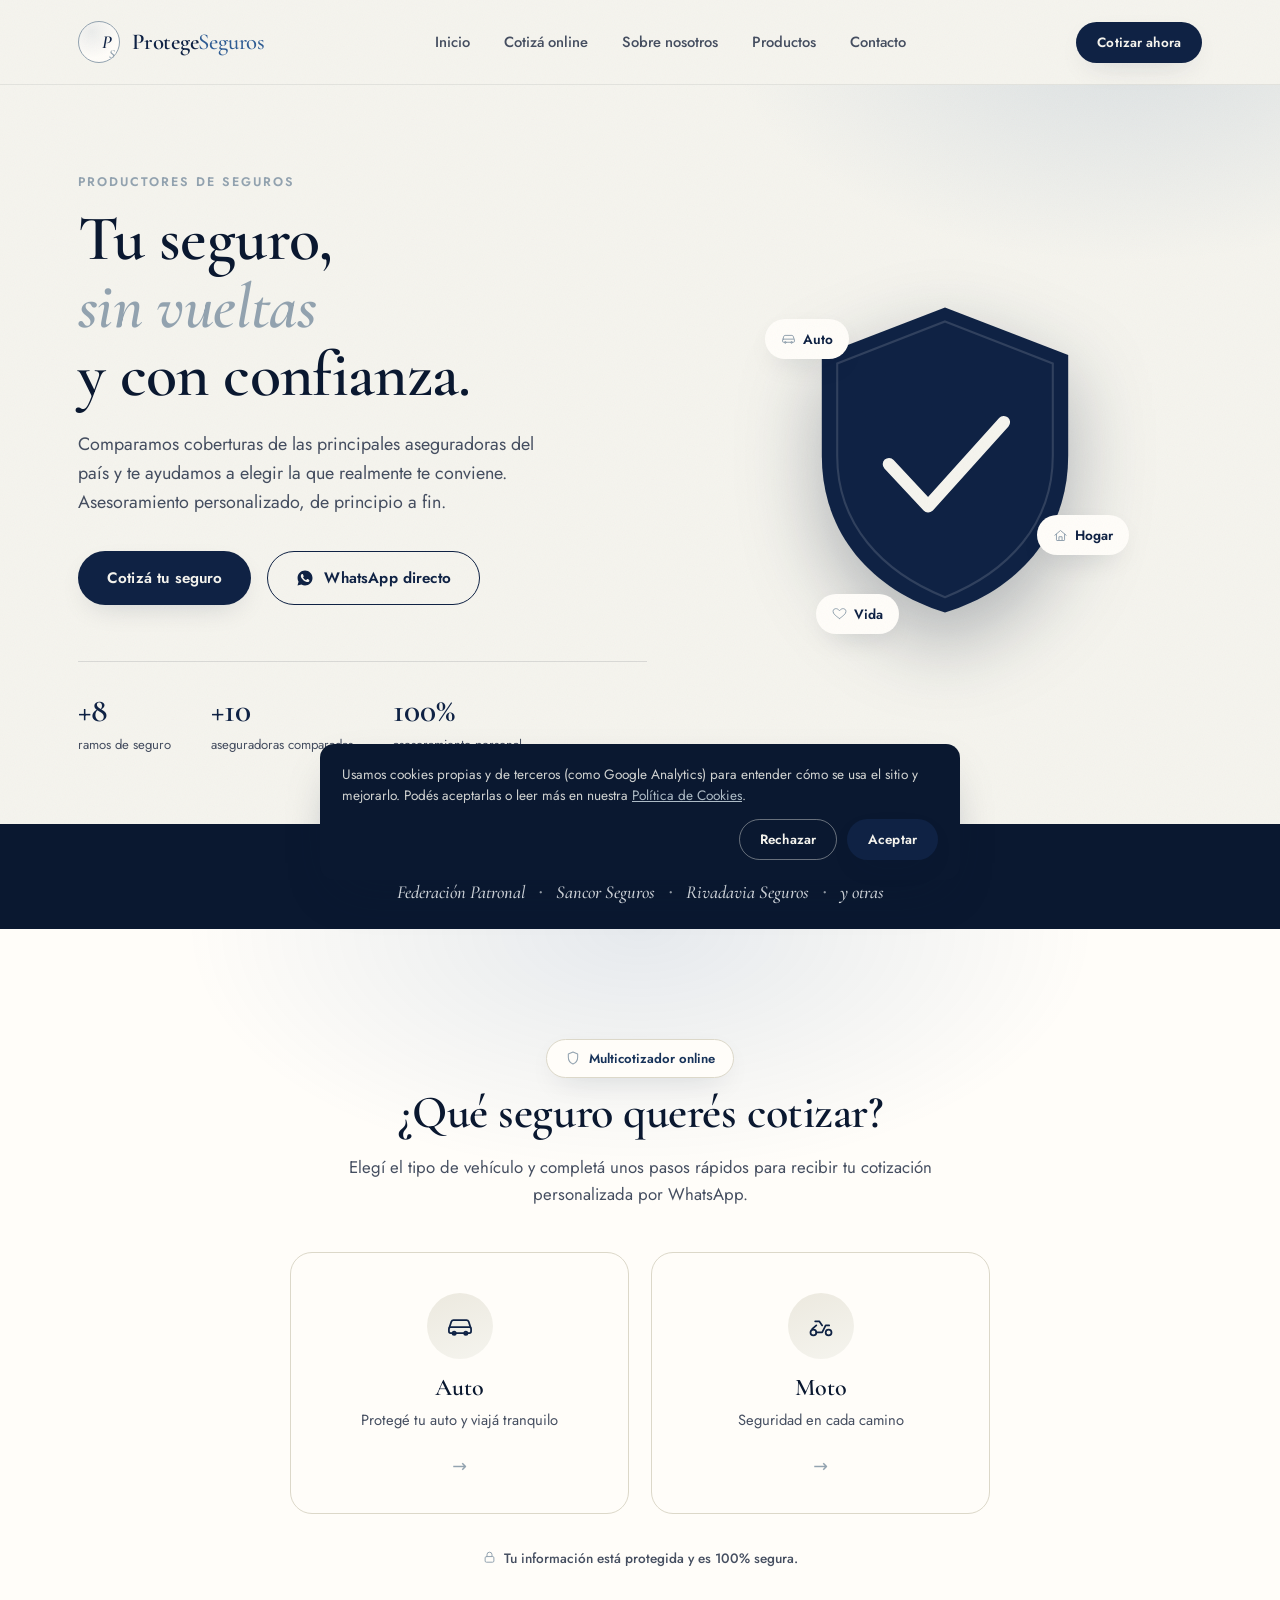
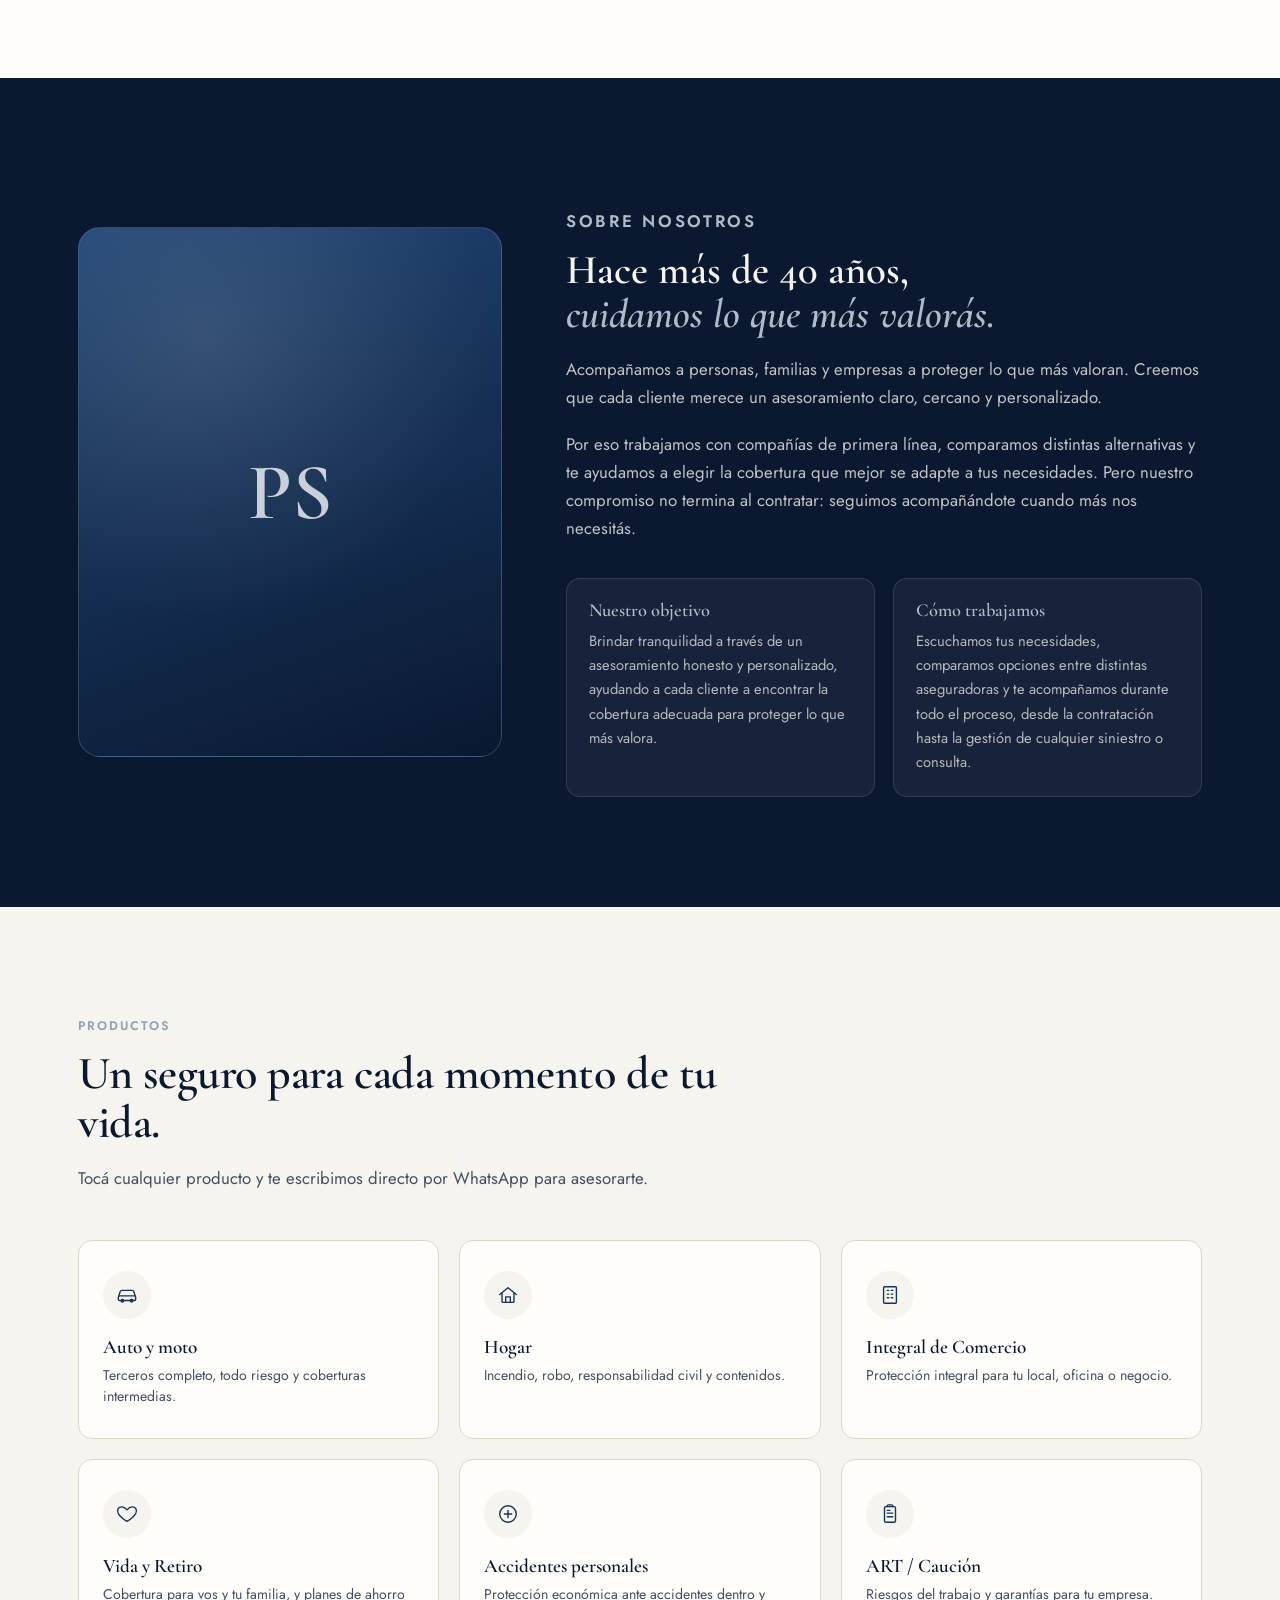
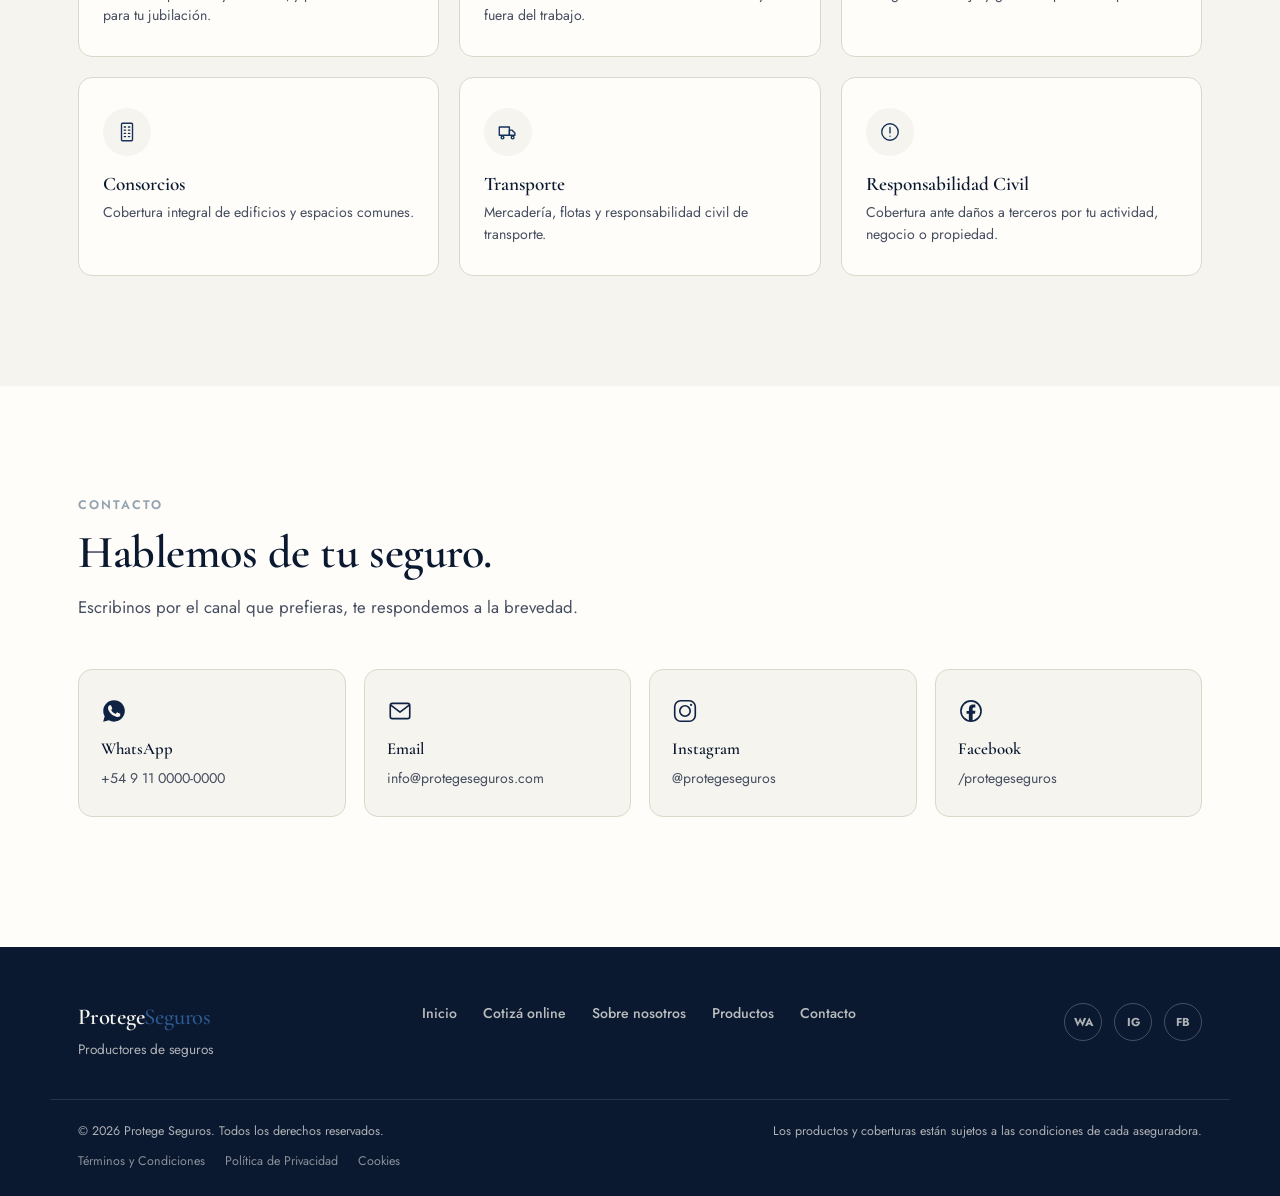
<file: index.html>
<!DOCTYPE html>
<html lang="es">
<head>
<meta charset="UTF-8">
<meta name="viewport" content="width=device-width, initial-scale=1.0, viewport-fit=cover">
<title>Protege Seguros — Tu productora de seguros de confianza</title>
<meta name="description" content="Protege Seguros: cotizá online seguros de auto y moto, y consultá por hogar, comercial, vida, ART y más. Asesoramiento personalizado, sin vueltas.">
<link rel="preconnect" href="https://fonts.googleapis.com">
<link rel="preconnect" href="https://fonts.gstatic.com" crossorigin>
<link href="https://fonts.googleapis.com/css2?family=Cormorant+Garamond:ital,wght@0,400;0,500;0,600;0,700;1,500;1,600&family=Jost:wght@400;500;600;700&display=swap" rel="stylesheet">
<link rel="stylesheet" href="css/styles.css">
</head>
<body>

<div class="grain"></div>

<!-- ===== HEADER ===== -->
<header class="site-header" id="inicio">
  <div class="wrap header-inner">
    <a href="#inicio" class="brand">
      <span class="brand-mark" aria-hidden="true">
        <span class="mark-badge">P<span class="mark-s">S</span></span>
      </span>
      <span class="brand-name">Protege<em>Seguros</em></span>
    </a>

    <nav class="main-nav" id="mainNav">
      <a href="#inicio">Inicio</a>
      <a href="#cotizar">Cotizá online</a>
      <a href="#sobre-nosotros">Sobre nosotros</a>
      <a href="#productos">Productos</a>
      <a href="#contacto">Contacto</a>
    </nav>

    <a href="#cotizar" class="btn btn-primary btn-small header-cta">Cotizar ahora</a>

    <button class="nav-toggle" id="navToggle" aria-label="Abrir menú" aria-expanded="false">
      <span></span><span></span><span></span>
    </button>
  </div>
</header>

<main>

  <!-- ===== HERO ===== -->
  <section class="hero">
    <div class="wrap hero-inner">
      <div class="hero-copy">
        <p class="eyebrow">Productores de seguros</p>
        <h1>Tu seguro,<br><em>sin vueltas</em><br>y con confianza.</h1>
        <p class="hero-lead">
          Comparamos coberturas de las principales aseguradoras del país y te ayudamos
          a elegir la que realmente te conviene. Asesoramiento personalizado,
          de principio a fin.
        </p>
        <div class="hero-actions">
          <a href="#cotizar" class="btn btn-primary">Cotizá tu seguro</a>
          <a href="#" class="btn btn-ghost" data-wa-msg="Hola! Quiero consultar por un seguro.">
            <svg width="18" height="18" viewBox="0 0 24 24" fill="currentColor"><path d="M12.04 2c-5.5 0-9.96 4.46-9.96 9.96 0 1.76.46 3.45 1.32 4.95L2 22l5.25-1.38a9.9 9.9 0 0 0 4.79 1.22h.01c5.5 0 9.96-4.46 9.96-9.96S17.54 2 12.04 2zm5.86 14.06c-.24.68-1.4 1.3-1.94 1.38-.5.08-1.12.11-1.81-.11-.42-.13-.95-.31-1.64-.6-2.88-1.24-4.76-4.15-4.9-4.34-.14-.19-1.17-1.55-1.17-2.96 0-1.4.74-2.09 1-2.38.26-.28.57-.35.76-.35.19 0 .38 0 .55.01.17.01.41-.06.64.49.24.57.81 1.98.88 2.12.07.14.12.31.02.5-.09.19-.14.31-.28.48-.14.16-.29.36-.42.49-.14.14-.28.29-.12.57.16.28.71 1.17 1.53 1.89 1.05.94 1.94 1.23 2.22 1.37.28.14.44.12.6-.07.16-.19.69-.8.87-1.08.19-.28.37-.23.62-.14.26.09 1.64.77 1.92.91.28.14.47.21.54.33.07.12.07.68-.17 1.36z"/></svg>
            WhatsApp directo
          </a>
        </div>

        <ul class="hero-stats">
          <li><strong>+8</strong><span>ramos de seguro</span></li>
          <li><strong>+10</strong><span>aseguradoras comparadas</span></li>
          <li><strong>100%</strong><span>asesoramiento personal</span></li>
        </ul>
      </div>

      <div class="hero-visual" aria-hidden="true">
        <div class="shield-stack">
          <svg class="shield-big" viewBox="0 0 200 230" width="280" height="322">
            <path d="M100 6 L188 40 V112 C188 168 152 208 100 224 C48 208 12 168 12 112 V40 Z" fill="var(--navy-800)"/>
            <path d="M100 16 L177 46 V112 C177 161 145 195 100 213 C55 195 23 161 23 112 V46 Z" fill="none" stroke="rgba(255,255,255,.14)" stroke-width="1.5"/>
            <path d="M60 118 L88 148 L142 88" fill="none" stroke="var(--ivory-100)" stroke-width="9" stroke-linecap="round" stroke-linejoin="round"/>
          </svg>
          <span class="orbit-chip chip-auto"><svg viewBox="0 0 24 24" fill="none" stroke="currentColor" stroke-width="1.6" stroke-linecap="round" stroke-linejoin="round"><path d="M3 13l1.6-4.8A2 2 0 0 1 6.5 7h11a2 2 0 0 1 1.9 1.2L21 13"/><rect x="2.5" y="13" width="19" height="5" rx="1.5"/><circle cx="7" cy="18.3" r="1.4"/><circle cx="17" cy="18.3" r="1.4"/></svg>Auto</span>
          <span class="orbit-chip chip-hogar"><svg viewBox="0 0 24 24" fill="none" stroke="currentColor" stroke-width="1.6" stroke-linecap="round" stroke-linejoin="round"><path d="M3 11.5 12 4l9 7.5"/><path d="M5.5 10v9a1 1 0 0 0 1 1h11a1 1 0 0 0 1-1v-9"/><path d="M9.5 20v-6h5v6"/></svg>Hogar</span>
          <span class="orbit-chip chip-vida"><svg viewBox="0 0 24 24" fill="none" stroke="currentColor" stroke-width="1.6" stroke-linecap="round" stroke-linejoin="round"><path d="M12 20s-7-4.35-9.5-8.5C.7 8 2.2 4.5 5.8 4.2 8 4 10.2 5.3 12 7.5 13.8 5.3 16 4 18.2 4.2 21.8 4.5 23.3 8 21.5 11.5 19 15.65 12 20 12 20Z"/></svg>Vida</span>
        </div>
      </div>
    </div>
  </section>

  <!-- ===== ASEGURADORAS STRIP ===== -->
  <section class="strip">
    <div class="wrap strip-inner">
      <p class="strip-label">Trabajamos con compañías de primera línea</p>
      <div class="strip-logos">
        <span>Federación Patronal</span>
        <span class="strip-dot" aria-hidden="true">•</span>
        <span>Sancor Seguros</span>
        <span class="strip-dot" aria-hidden="true">•</span>
        <span>Rivadavia Seguros</span>
        <span class="strip-dot" aria-hidden="true">•</span>
        <span>y otras</span>
      </div>
    </div>
  </section>

  <!-- ===== COTIZADOR ===== -->
  <section class="cotizar" id="cotizar">
    <div class="wrap cotizar-inner">
      <div class="section-head center">
        <span class="pill"><svg viewBox="0 0 24 24" fill="none" stroke="currentColor" stroke-width="1.6" stroke-linecap="round" stroke-linejoin="round"><path d="M12 3l7 3v5c0 5-3 8.5-7 10-4-1.5-7-5-7-10V6l7-3z"/></svg>Multicotizador online</span>
        <h2>¿Qué seguro querés cotizar?</h2>
        <p class="section-lead">
          Elegí el tipo de vehículo y completá unos pasos rápidos para recibir tu
          cotización personalizada por WhatsApp.
        </p>
      </div>

      <div class="quote-picker">
        <a class="quote-card" href="#" data-open-wizard="auto">
          <span class="quote-icon">
            <svg viewBox="0 0 24 24" fill="none" stroke="currentColor" stroke-width="1.5" stroke-linecap="round" stroke-linejoin="round"><path d="M3 13l1.6-4.8A2 2 0 0 1 6.5 7h11a2 2 0 0 1 1.9 1.2L21 13"/><rect x="2.5" y="13" width="19" height="5" rx="1.5"/><circle cx="7" cy="18.3" r="1.4"/><circle cx="17" cy="18.3" r="1.4"/></svg>
          </span>
          <h3>Auto</h3>
          <p>Protegé tu auto y viajá tranquilo</p>
          <span class="quote-arrow">→</span>
        </a>
        <a class="quote-card" href="#" data-open-wizard="moto">
          <span class="quote-icon">
            <svg viewBox="0 0 24 24" fill="none" stroke="currentColor" stroke-width="1.5" stroke-linecap="round" stroke-linejoin="round"><circle cx="5.5" cy="17.5" r="2.5"/><circle cx="18.5" cy="17.5" r="2.5"/><path d="M8 17.5h5l3-6h3M13 11.5 10.5 8H7"/><path d="M4.5 14.5 8 11.5"/></svg>
          </span>
          <h3>Moto</h3>
          <p>Seguridad en cada camino</p>
          <span class="quote-arrow">→</span>
        </a>
      </div>

      <p class="quote-trust"><svg viewBox="0 0 24 24" fill="none" stroke="currentColor" stroke-width="1.6" stroke-linecap="round" stroke-linejoin="round"><rect x="5" y="10.5" width="14" height="9" rx="2"/><path d="M8 10.5V7.5a4 4 0 0 1 8 0v3"/></svg>Tu información está protegida y es 100% segura.</p>
    </div>
  </section>

  <!-- ===== SOBRE MI ===== -->
  <section class="sobre-mi" id="sobre-nosotros">
    <div class="wrap sobre-inner">
      <div class="sobre-visual" aria-hidden="true">
        <div class="portrait-frame">
          <div class="portrait-placeholder">PS</div>
        </div>
      </div>
      <div class="sobre-copy">
        <p class="eyebrow">Sobre nosotros</p>
        <h2>Hace más de 40 años,<br><em>cuidamos lo que más valorás.</em></h2>
        <p>
          Acompañamos a personas, familias y empresas a proteger lo que más valoran.
          Creemos que cada cliente merece un asesoramiento claro, cercano y personalizado.
        </p>
        <p>
          Por eso trabajamos con compañías de primera línea, comparamos distintas alternativas
          y te ayudamos a elegir la cobertura que mejor se adapte a tus necesidades. Pero
          nuestro compromiso no termina al contratar: seguimos acompañándote cuando más
          nos necesitás.
        </p>

        <div class="mission-grid">
          <div class="mission-card">
            <h3>Nuestro objetivo</h3>
            <p>Brindar tranquilidad a través de un asesoramiento honesto y personalizado, ayudando a cada cliente a encontrar la cobertura adecuada para proteger lo que más valora.</p>
          </div>
          <div class="mission-card">
            <h3>Cómo trabajamos</h3>
            <p>Escuchamos tus necesidades, comparamos opciones entre distintas aseguradoras y te acompañamos durante todo el proceso, desde la contratación hasta la gestión de cualquier siniestro o consulta.</p>
          </div>
        </div>
      </div>
    </div>
  </section>

  <!-- ===== PRODUCTOS ===== -->
  <section class="productos" id="productos">
    <div class="wrap">
      <div class="section-head">
        <p class="eyebrow">Productos</p>
        <h2>Un seguro para cada momento de tu vida.</h2>
        <p class="section-lead">Tocá cualquier producto y te escribimos directo por WhatsApp para asesorarte.</p>
      </div>

      <div class="product-grid">
        <a class="product-card" href="#" data-wa-msg="Hola! Quiero cotizar un seguro de AUTO.">
          <span class="product-icon"><svg viewBox="0 0 24 24" fill="none" stroke="currentColor" stroke-width="1.5" stroke-linecap="round" stroke-linejoin="round"><path d="M3 13l1.6-4.8A2 2 0 0 1 6.5 7h11a2 2 0 0 1 1.9 1.2L21 13"/><rect x="2.5" y="13" width="19" height="5" rx="1.5"/><circle cx="7" cy="18.3" r="1.4"/><circle cx="17" cy="18.3" r="1.4"/></svg></span>
          <h3>Auto y moto</h3>
          <p>Terceros completo, todo riesgo y coberturas intermedias.</p>
        </a>
        <a class="product-card" href="#" data-wa-msg="Hola! Quiero consultar por un seguro de HOGAR.">
          <span class="product-icon"><svg viewBox="0 0 24 24" fill="none" stroke="currentColor" stroke-width="1.5" stroke-linecap="round" stroke-linejoin="round"><path d="M3 11.5 12 4l9 7.5"/><path d="M5.5 10v9a1 1 0 0 0 1 1h11a1 1 0 0 0 1-1v-9"/><path d="M9.5 20v-6h5v6"/></svg></span>
          <h3>Hogar</h3>
          <p>Incendio, robo, responsabilidad civil y contenidos.</p>
        </a>
        <a class="product-card" href="#" data-wa-msg="Hola! Quiero consultar por un seguro Integral de Comercio.">
          <span class="product-icon"><svg viewBox="0 0 24 24" fill="none" stroke="currentColor" stroke-width="1.5" stroke-linecap="round" stroke-linejoin="round"><rect x="5" y="3" width="14" height="18" rx="1"/><path d="M9 7h1.6M13.4 7H15M9 11h1.6M13.4 11H15M9 15h1.6M13.4 15H15"/></svg></span>
          <h3>Integral de Comercio</h3>
          <p>Protección integral para tu local, oficina o negocio.</p>
        </a>
        <a class="product-card" href="#" data-wa-msg="Hola! Quiero consultar por un seguro de VIDA Y RETIRO.">
          <span class="product-icon"><svg viewBox="0 0 24 24" fill="none" stroke="currentColor" stroke-width="1.5" stroke-linecap="round" stroke-linejoin="round"><path d="M12 20s-7-4.35-9.5-8.5C.7 8 2.2 4.5 5.8 4.2 8 4 10.2 5.3 12 7.5 13.8 5.3 16 4 18.2 4.2 21.8 4.5 23.3 8 21.5 11.5 19 15.65 12 20 12 20Z"/></svg></span>
          <h3>Vida y Retiro</h3>
          <p>Cobertura para vos y tu familia, y planes de ahorro para tu jubilación.</p>
        </a>
        <a class="product-card" href="#" data-wa-msg="Hola! Quiero consultar por un seguro de ACCIDENTES PERSONALES.">
          <span class="product-icon"><svg viewBox="0 0 24 24" fill="none" stroke="currentColor" stroke-width="1.5" stroke-linecap="round" stroke-linejoin="round"><circle cx="12" cy="12" r="9"/><path d="M12 8v8M8 12h8"/></svg></span>
          <h3>Accidentes personales</h3>
          <p>Protección económica ante accidentes dentro y fuera del trabajo.</p>
        </a>
        <a class="product-card" href="#" data-wa-msg="Hola! Quiero consultar por ART / Caución.">
          <span class="product-icon"><svg viewBox="0 0 24 24" fill="none" stroke="currentColor" stroke-width="1.5" stroke-linecap="round" stroke-linejoin="round"><rect x="6" y="4" width="12" height="17" rx="1.5"/><path d="M9 4V3a1 1 0 0 1 1-1h4a1 1 0 0 1 1 1v1"/><path d="M9 11h6M9 15h6M9 8h3"/></svg></span>
          <h3>ART / Caución</h3>
          <p>Riesgos del trabajo y garantías para tu empresa.</p>
        </a>
        <a class="product-card" href="#" data-wa-msg="Hola! Quiero consultar por un seguro de CONSORCIO.">
          <span class="product-icon"><svg viewBox="0 0 24 24" fill="none" stroke="currentColor" stroke-width="1.5" stroke-linecap="round" stroke-linejoin="round"><rect x="6" y="2.5" width="12" height="19" rx="1"/><path d="M9 6.5h1.4M13.6 6.5H15M9 10h1.4M13.6 10H15M9 13.5h1.4M13.6 13.5H15M9 17h1.4M13.6 17H15"/></svg></span>
          <h3>Consorcios</h3>
          <p>Cobertura integral de edificios y espacios comunes.</p>
        </a>
        <a class="product-card" href="#" data-wa-msg="Hola! Quiero consultar por un seguro de TRANSPORTE.">
          <span class="product-icon"><svg viewBox="0 0 24 24" fill="none" stroke="currentColor" stroke-width="1.5" stroke-linecap="round" stroke-linejoin="round"><path d="M2.5 6.5h11v9h-11z"/><path d="M13.5 10h3l3 3v2.5h-6z"/><circle cx="6" cy="18" r="1.5"/><circle cx="17" cy="18" r="1.5"/></svg></span>
          <h3>Transporte</h3>
          <p>Mercadería, flotas y responsabilidad civil de transporte.</p>
        </a>
        <a class="product-card" href="#" data-wa-msg="Hola! Quiero consultar por un seguro de RESPONSABILIDAD CIVIL.">
          <span class="product-icon"><svg viewBox="0 0 24 24" fill="none" stroke="currentColor" stroke-width="1.5" stroke-linecap="round" stroke-linejoin="round"><circle cx="12" cy="12" r="9"/><path d="M12 7v6M12 16.5h.01"/></svg></span>
          <h3>Responsabilidad Civil</h3>
          <p>Cobertura ante daños a terceros por tu actividad, negocio o propiedad.</p>
        </a>
      </div>
    </div>
  </section>

  <!-- ===== CONTACTO ===== -->
  <section class="contacto" id="contacto">
    <div class="wrap contacto-inner">
      <div class="section-head">
        <p class="eyebrow">Contacto</p>
        <h2>Hablemos de tu seguro.</h2>
        <p class="section-lead">Escribinos por el canal que prefieras, te respondemos a la brevedad.</p>
      </div>

      <div class="contact-grid">
        <a class="contact-card" href="#" data-wa-msg="Hola! Quiero hacer una consulta.">
          <span class="contact-icon"><svg viewBox="0 0 24 24" fill="currentColor"><path d="M12.04 2c-5.5 0-9.96 4.46-9.96 9.96 0 1.76.46 3.45 1.32 4.95L2 22l5.25-1.38a9.9 9.9 0 0 0 4.79 1.22h.01c5.5 0 9.96-4.46 9.96-9.96S17.54 2 12.04 2zm5.86 14.06c-.24.68-1.4 1.3-1.94 1.38-.5.08-1.12.11-1.81-.11-.42-.13-.95-.31-1.64-.6-2.88-1.24-4.76-4.15-4.9-4.34-.14-.19-1.17-1.55-1.17-2.96 0-1.4.74-2.09 1-2.38.26-.28.57-.35.76-.35.19 0 .38 0 .55.01.17.01.41-.06.64.49.24.57.81 1.98.88 2.12.07.14.12.31.02.5-.09.19-.14.31-.28.48-.14.16-.29.36-.42.49-.14.14-.28.29-.12.57.16.28.71 1.17 1.53 1.89 1.05.94 1.94 1.23 2.22 1.37.28.14.44.12.6-.07.16-.19.69-.8.87-1.08.19-.28.37-.23.62-.14.26.09 1.64.77 1.92.91.28.14.47.21.54.33.07.12.07.68-.17 1.36z"/></svg></span>
          <h3>WhatsApp</h3>
          <p>+54 9 11 0000-0000</p>
        </a>
        <a class="contact-card" href="mailto:info@protegeseguros.com">
          <span class="contact-icon"><svg viewBox="0 0 24 24" fill="none" stroke="currentColor" stroke-width="1.5" stroke-linecap="round" stroke-linejoin="round"><rect x="3" y="5" width="18" height="14" rx="2"/><path d="M3.5 6.5 12 13l8.5-6.5"/></svg></span>
          <h3>Email</h3>
          <p>info@protegeseguros.com</p>
        </a>
        <a class="contact-card" href="https://instagram.com/protegeseguros" target="_blank" rel="noopener">
          <span class="contact-icon"><svg viewBox="0 0 24 24" fill="none" stroke="currentColor" stroke-width="1.5" stroke-linecap="round" stroke-linejoin="round"><rect x="2.5" y="2.5" width="19" height="19" rx="5.5"/><circle cx="12" cy="12" r="4.8"/><circle cx="17.6" cy="6.4" r="1" fill="currentColor" stroke="none"/></svg></span>
          <h3>Instagram</h3>
          <p>@protegeseguros</p>
        </a>
        <a class="contact-card" href="https://facebook.com/protegeseguros" target="_blank" rel="noopener">
          <span class="contact-icon"><svg viewBox="0 0 24 24" fill="none" stroke="currentColor" stroke-width="1.5"><circle cx="12" cy="12" r="9.3"/><path d="M13.5 21v-6.5h2.2l.35-2.7H13.5v-1.7c0-.8.2-1.3 1.4-1.3H16V6.2c-.27-.03-1.16-.11-2.2-.11-2.2 0-3.7 1.3-3.7 3.8v2H7.9v2.7H10V21" fill="currentColor" stroke="none"/></svg></span>
          <h3>Facebook</h3>
          <p>/protegeseguros</p>
        </a>
      </div>
    </div>
  </section>

</main>

<!-- ===== FOOTER ===== -->
<footer class="site-footer">
  <div class="wrap footer-inner">
    <div class="footer-brand">
      <span class="brand-name">Protege<em>Seguros</em></span>
      <p>Productores de seguros</p>
    </div>
    <nav class="footer-nav">
      <a href="#inicio">Inicio</a>
      <a href="#cotizar">Cotizá online</a>
      <a href="#sobre-nosotros">Sobre nosotros</a>
      <a href="#productos">Productos</a>
      <a href="#contacto">Contacto</a>
    </nav>
    <div class="footer-social">
      <a href="#" data-wa-msg="Hola! Quiero hacer una consulta." aria-label="WhatsApp">WA</a>
      <a href="https://instagram.com/protegeseguros" target="_blank" rel="noopener" aria-label="Instagram">IG</a>
      <a href="https://facebook.com/protegeseguros" target="_blank" rel="noopener" aria-label="Facebook">FB</a>
    </div>
  </div>
  <div class="wrap footer-bottom">
    <p>© 2026 Protege Seguros. Todos los derechos reservados.</p>
    <p>Los productos y coberturas están sujetos a las condiciones de cada aseguradora.</p>
  </div>
  <div class="wrap footer-legal">
    <a href="terminos.html">Términos y Condiciones</a>
    <a href="privacidad.html">Política de Privacidad</a>
    <a href="privacidad.html#cookies">Cookies</a>
  </div>
</footer>

<!-- ===== COOKIE BANNER ===== -->
<a href="#" class="fab-whatsapp" id="fabWhatsapp" data-wa-msg="Hola! Quiero hacer una consulta." aria-label="Escribinos por WhatsApp">
  <svg width="26" height="26" viewBox="0 0 24 24" fill="currentColor"><path d="M12.04 2c-5.5 0-9.96 4.46-9.96 9.96 0 1.76.46 3.45 1.32 4.95L2 22l5.25-1.38a9.9 9.9 0 0 0 4.79 1.22h.01c5.5 0 9.96-4.46 9.96-9.96S17.54 2 12.04 2zm5.86 14.06c-.24.68-1.4 1.3-1.94 1.38-.5.08-1.12.11-1.81-.11-.42-.13-.95-.31-1.64-.6-2.88-1.24-4.76-4.15-4.9-4.34-.14-.19-1.17-1.55-1.17-2.96 0-1.4.74-2.09 1-2.38.26-.28.57-.35.76-.35.19 0 .38 0 .55.01.17.01.41-.06.64.49.24.57.81 1.98.88 2.12.07.14.12.31.02.5-.09.19-.14.31-.28.48-.14.16-.29.36-.42.49-.14.14-.28.29-.12.57.16.28.71 1.17 1.53 1.89 1.05.94 1.94 1.23 2.22 1.37.28.14.44.12.6-.07.16-.19.69-.8.87-1.08.19-.28.37-.23.62-.14.26.09 1.64.77 1.92.91.28.14.47.21.54.33.07.12.07.68-.17 1.36z"/></svg>
</a>

<div class="cookie-banner" id="cookieBanner" hidden>
  <p>Usamos cookies propias y de terceros (como Google Analytics) para entender cómo se usa el sitio y mejorarlo. Podés aceptarlas o leer más en nuestra <a href="privacidad.html#cookies">Política de Cookies</a>.</p>
  <div class="cookie-actions">
    <button type="button" class="btn btn-ghost btn-small" id="cookieReject">Rechazar</button>
    <button type="button" class="btn btn-primary btn-small" id="cookieAccept">Aceptar</button>
  </div>
</div>

<!-- ===== QUOTE WIZARD MODAL (Auto / Moto) ===== -->
<div class="quote-modal" id="quoteModal" aria-hidden="true">
  <div class="quote-modal-backdrop" data-close-modal></div>
  <div class="quote-modal-panel" role="dialog" aria-modal="true" aria-labelledby="quoteModalTitle">
    <button type="button" class="modal-close" data-close-modal aria-label="Cerrar">✕</button>

    <div class="modal-head">
      <span class="pill"><svg viewBox="0 0 24 24" fill="none" stroke="currentColor" stroke-width="1.6" stroke-linecap="round" stroke-linejoin="round"><path d="M12 3l7 3v5c0 5-3 8.5-7 10-4-1.5-7-5-7-10V6l7-3z"/></svg>Multicotizador de seguros</span>
      <h3 id="quoteModalTitle">Cotizá tu <span id="modalVehicleType">auto</span> en minutos</h3>
    </div>

    <div class="modal-progress">
      <span class="modal-progress-label">Paso <strong id="stepCurrent">1</strong> de 3</span>
      <div class="modal-progress-bar"><span id="progressFill" style="width:33.3%"></span></div>
    </div>

    <form id="quoteWizardForm" novalidate>
      <!-- STEP 1 -->
      <div class="wizard-step" data-step="1">
        <h4>¿Qué vehículo tenés?</h4>
        <div class="field">
          <label for="w-marca">Marca</label>
          <select id="w-marca" name="marca" required>
            <option value="" disabled selected>Seleccioná la marca</option>
          </select>
        </div>
        <div class="field" id="w-marca-otra-wrap" hidden>
          <label for="w-marca-otra">Escribí la marca</label>
          <input type="text" id="w-marca-otra" name="marcaOtra" placeholder="Nombre de la marca" required>
        </div>
        <div class="field-row">
          <div class="field">
            <label for="w-anio">Año</label>
            <input type="number" id="w-anio" name="anio" min="1970" max="2027" placeholder="2020" inputmode="numeric" required>
          </div>
          <label class="check inline">
            <input type="checkbox" name="es0km">
            <span>¿Es 0km?</span>
          </label>
        </div>
        <div class="field" id="w-modelo-wrap" hidden>
          <label for="w-modelo">Modelo</label>
          <select id="w-modelo" name="modelo" required>
            <option value="" disabled selected>Elegí un modelo</option>
          </select>
        </div>
        <div class="field" id="w-modelo-otra-wrap" hidden>
          <label for="w-modelo-otra">Escribí el modelo / versión</label>
          <input type="text" id="w-modelo-otra" name="modeloOtra" placeholder="Ej: Gol Trend 1.6" required>
        </div>
        <div class="field">
          <label for="w-uso">Uso del vehículo</label>
          <select id="w-uso" name="uso">
            <option>Particular</option>
            <option>Comercial</option>
          </select>
        </div>
        <div class="check-grid">
          <label class="check"><input type="checkbox" name="garage"><span>¿Se guarda en garage?</span></label>
          <label class="check"><input type="checkbox" name="gnc"><span>¿Tiene GNC?</span></label>
          <label class="check"><input type="checkbox" name="rastreador"><span>¿Tiene rastreador satelital?</span></label>
        </div>
        <div class="field">
          <label for="w-localidad">Localidad de guarda</label>
          <input type="text" id="w-localidad" name="localidad" placeholder="Ej: Villa Ballester, Buenos Aires">
        </div>
      </div>

      <!-- STEP 2 -->
      <div class="wizard-step" data-step="2" hidden>
        <h4>Tus datos de contacto</h4>
        <div class="field">
          <label for="w-nombre">Nombre y apellido</label>
          <input type="text" id="w-nombre" name="nombre" required placeholder="Tu nombre">
        </div>
        <div class="field">
          <label for="w-telefono">Teléfono</label>
          <input type="tel" id="w-telefono" name="telefono" required placeholder="11 1234-5678">
        </div>
        <div class="field">
          <label for="w-email">Email (opcional)</label>
          <input type="email" id="w-email" name="email" placeholder="tu@email.com">
        </div>
      </div>

      <!-- STEP 3 -->
      <div class="wizard-step" data-step="3" hidden>
        <h4>Revisá tu cotización</h4>
        <div class="summary" id="wizardSummary"></div>
        <p class="quote-trust"><svg viewBox="0 0 24 24" fill="none" stroke="currentColor" stroke-width="1.6" stroke-linecap="round" stroke-linejoin="round"><rect x="5" y="10.5" width="14" height="9" rx="2"/><path d="M8 10.5V7.5a4 4 0 0 1 8 0v3"/></svg>Tus datos se usan solo para prepararte la cotización.</p>
      </div>

      <div class="modal-actions">
        <button type="button" class="btn btn-ghost" id="wizardBack" hidden>Atrás</button>
        <button type="button" class="btn btn-primary" id="wizardNext">Siguiente →</button>
      </div>
    </form>
  </div>
</div>

<script src="js/main.js"></script>
</body>
</html>
</file>
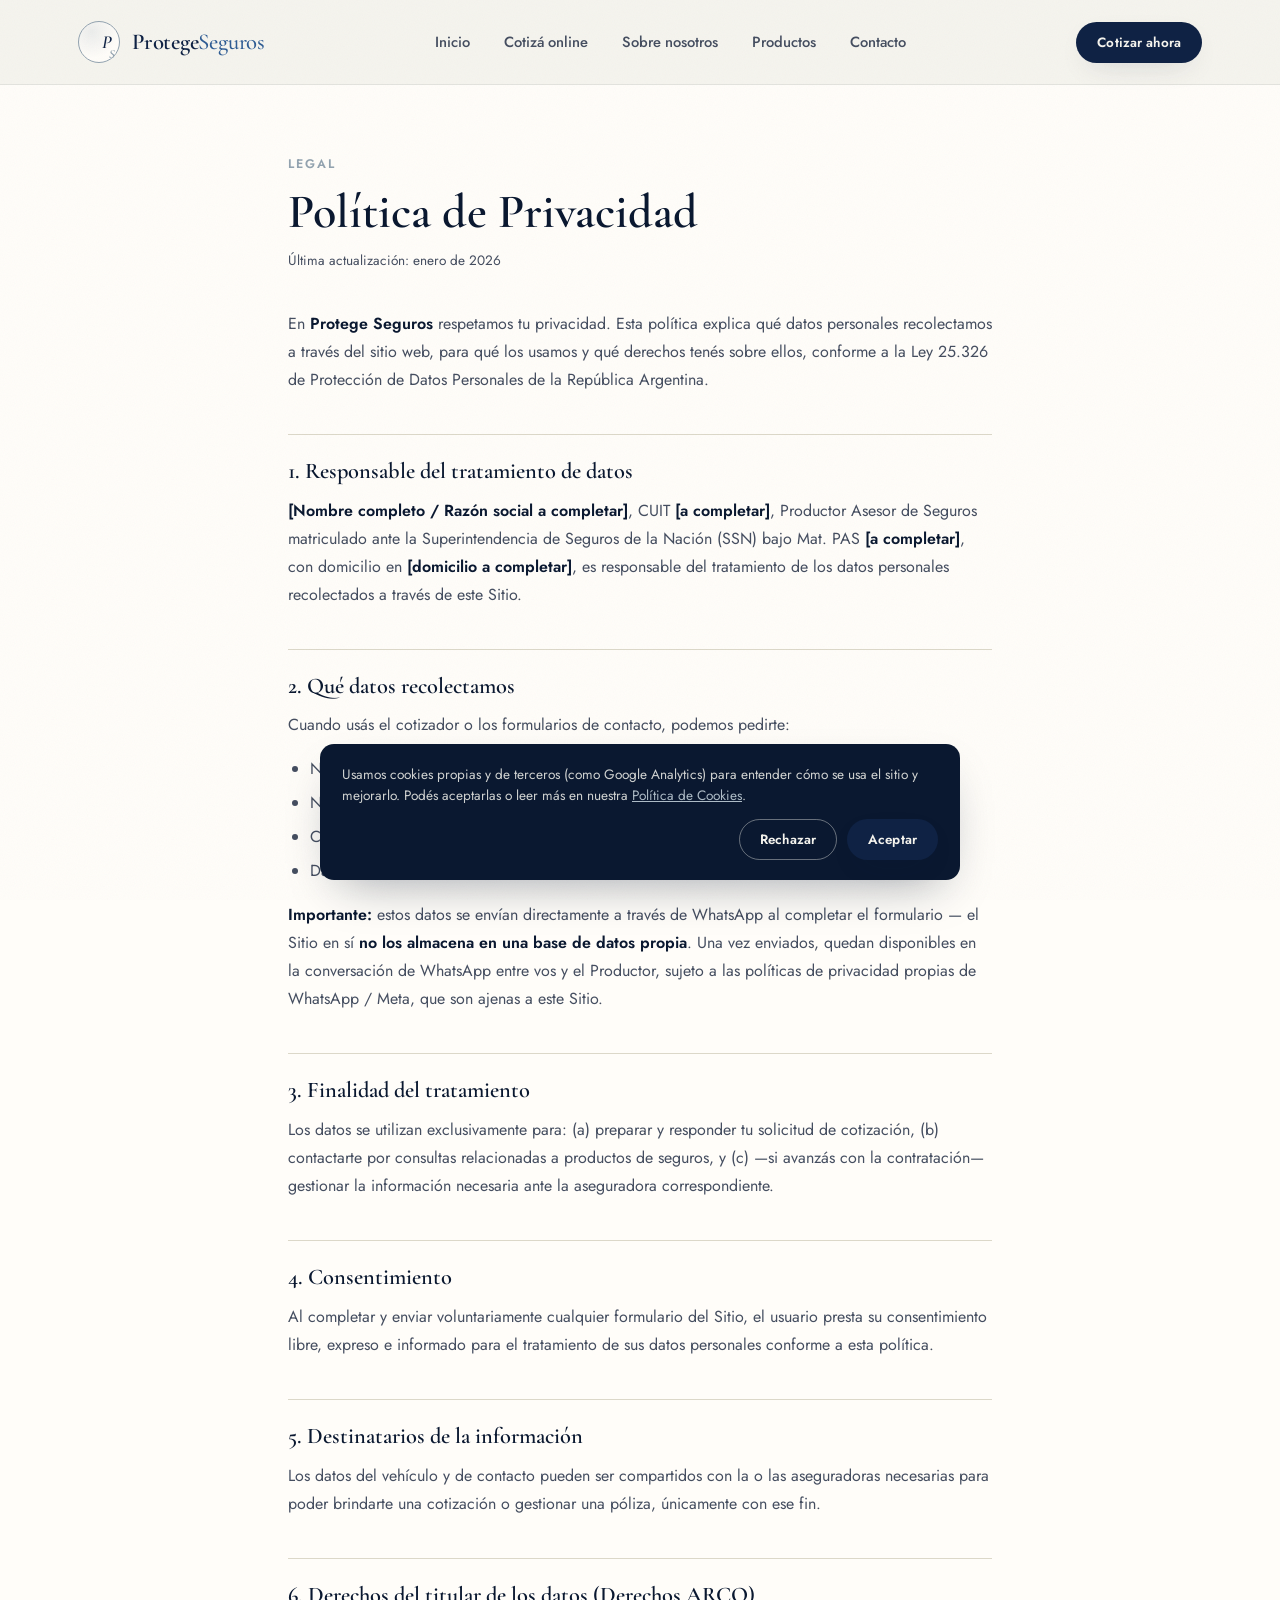
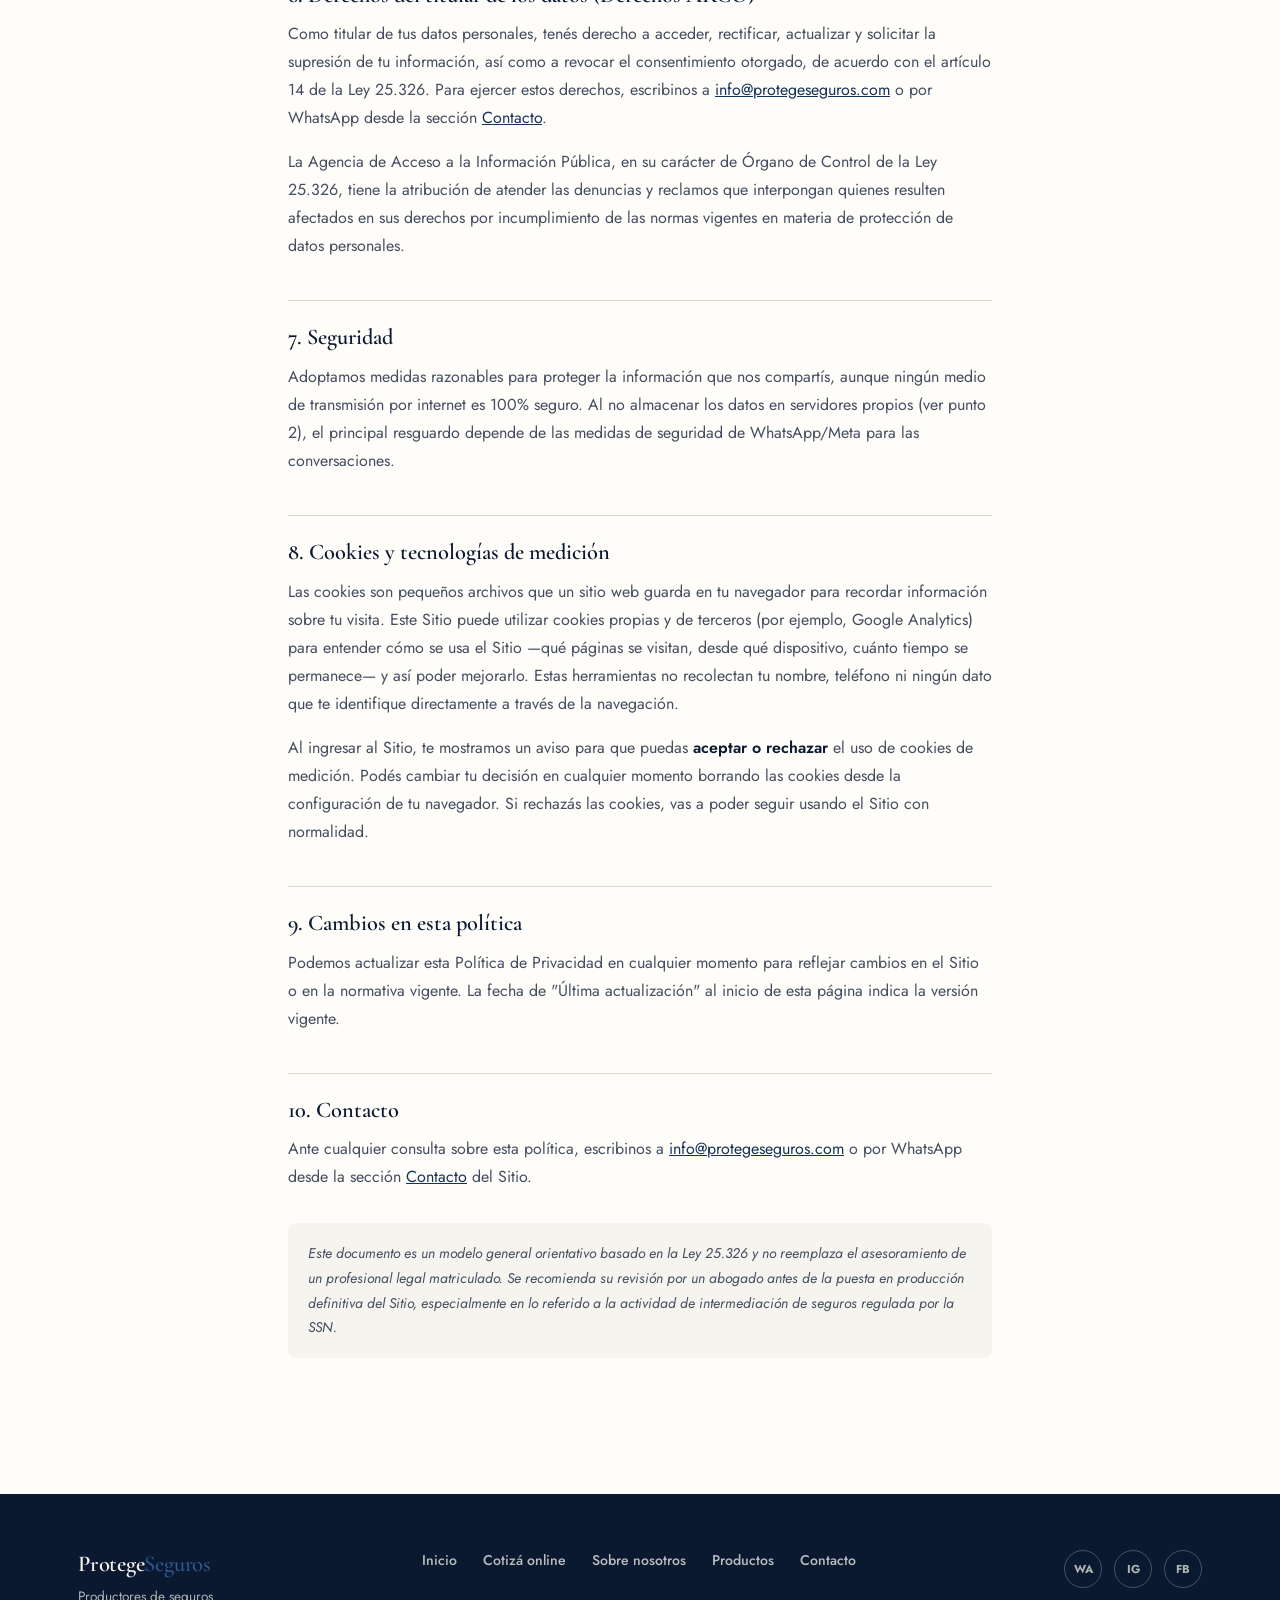
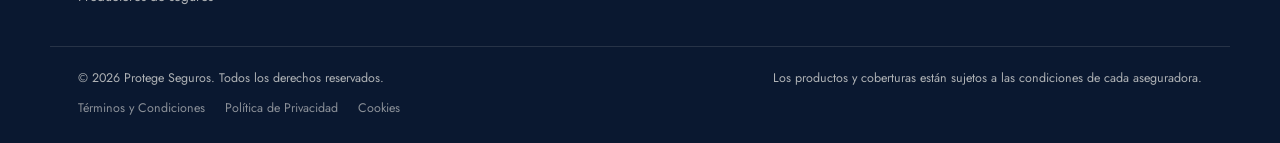
<file: privacidad.html>
<!DOCTYPE html>
<html lang="es">
<head>
<meta charset="UTF-8">
<meta name="viewport" content="width=device-width, initial-scale=1.0, viewport-fit=cover">
<title>Política de Privacidad — Protege Seguros</title>
<meta name="description" content="Política de privacidad y protección de datos personales del sitio web de Protege Seguros.">
<link rel="preconnect" href="https://fonts.googleapis.com">
<link rel="preconnect" href="https://fonts.gstatic.com" crossorigin>
<link href="https://fonts.googleapis.com/css2?family=Cormorant+Garamond:ital,wght@0,400;0,500;0,600;0,700;1,500;1,600&family=Jost:wght@400;500;600;700&display=swap" rel="stylesheet">
<link rel="stylesheet" href="css/styles.css">
</head>
<body>

<div class="grain"></div>

<!-- ===== HEADER ===== -->
<header class="site-header">
  <div class="wrap header-inner">
    <a href="index.html" class="brand">
      <span class="brand-mark" aria-hidden="true">
        <span class="mark-badge">P<span class="mark-s">S</span></span>
      </span>
      <span class="brand-name">Protege<em>Seguros</em></span>
    </a>
    <nav class="main-nav" id="mainNav">
      <a href="index.html#inicio">Inicio</a>
      <a href="index.html#cotizar">Cotizá online</a>
      <a href="index.html#sobre-nosotros">Sobre nosotros</a>
      <a href="index.html#productos">Productos</a>
      <a href="index.html#contacto">Contacto</a>
    </nav>
    <a href="index.html#cotizar" class="btn btn-primary btn-small header-cta">Cotizar ahora</a>
    <button class="nav-toggle" id="navToggle" aria-label="Abrir menú" aria-expanded="false">
      <span></span><span></span><span></span>
    </button>
  </div>
</header>

<main>
  <section class="legal">
    <div class="wrap legal-wrap">
      <p class="eyebrow">Legal</p>
      <h1>Política de Privacidad</h1>
      <p class="legal-updated">Última actualización: enero de 2026</p>

      <div class="legal-content">
        <p>
          En <strong>Protege Seguros</strong> respetamos tu privacidad. Esta política explica
          qué datos personales recolectamos a través del sitio web, para qué los usamos y qué
          derechos tenés sobre ellos, conforme a la Ley 25.326 de Protección de Datos
          Personales de la República Argentina.
        </p>

        <h2>1. Responsable del tratamiento de datos</h2>
        <p>
          <strong>[Nombre completo / Razón social a completar]</strong>, CUIT
          <strong>[a completar]</strong>, Productor Asesor de Seguros matriculado ante la
          Superintendencia de Seguros de la Nación (SSN) bajo Mat. PAS <strong>[a completar]</strong>,
          con domicilio en <strong>[domicilio a completar]</strong>, es responsable del
          tratamiento de los datos personales recolectados a través de este Sitio.
        </p>

        <h2>2. Qué datos recolectamos</h2>
        <p>Cuando usás el cotizador o los formularios de contacto, podemos pedirte:</p>
        <ul>
          <li>Nombre y apellido</li>
          <li>Número de teléfono</li>
          <li>Correo electrónico (opcional)</li>
          <li>Datos del vehículo a asegurar (marca, modelo, año, uso, localidad de guarda)</li>
        </ul>
        <p>
          <strong>Importante:</strong> estos datos se envían directamente a través de WhatsApp
          al completar el formulario — el Sitio en sí <strong>no los almacena en una base de
          datos propia</strong>. Una vez enviados, quedan disponibles en la conversación de
          WhatsApp entre vos y el Productor, sujeto a las políticas de privacidad propias de
          WhatsApp / Meta, que son ajenas a este Sitio.
        </p>

        <h2>3. Finalidad del tratamiento</h2>
        <p>
          Los datos se utilizan exclusivamente para: (a) preparar y responder tu solicitud de
          cotización, (b) contactarte por consultas relacionadas a productos de seguros, y
          (c) —si avanzás con la contratación— gestionar la información necesaria ante la
          aseguradora correspondiente.
        </p>

        <h2>4. Consentimiento</h2>
        <p>
          Al completar y enviar voluntariamente cualquier formulario del Sitio, el usuario
          presta su consentimiento libre, expreso e informado para el tratamiento de sus datos
          personales conforme a esta política.
        </p>

        <h2>5. Destinatarios de la información</h2>
        <p>
          Los datos del vehículo y de contacto pueden ser compartidos con la o las
          aseguradoras necesarias para poder brindarte una cotización o gestionar una póliza,
          únicamente con ese fin.
        </p>

        <h2>6. Derechos del titular de los datos (Derechos ARCO)</h2>
        <p>
          Como titular de tus datos personales, tenés derecho a acceder, rectificar, actualizar
          y solicitar la supresión de tu información, así como a revocar el consentimiento
          otorgado, de acuerdo con el artículo 14 de la Ley 25.326. Para ejercer estos derechos,
          escribinos a <a href="mailto:info@protegeseguros.com">info@protegeseguros.com</a> o
          por WhatsApp desde la sección <a href="index.html#contacto">Contacto</a>.
        </p>
        <p>
          La Agencia de Acceso a la Información Pública, en su carácter de Órgano de Control de
          la Ley 25.326, tiene la atribución de atender las denuncias y reclamos que interpongan
          quienes resulten afectados en sus derechos por incumplimiento de las normas vigentes
          en materia de protección de datos personales.
        </p>

        <h2>7. Seguridad</h2>
        <p>
          Adoptamos medidas razonables para proteger la información que nos compartís, aunque
          ningún medio de transmisión por internet es 100% seguro. Al no almacenar los datos en
          servidores propios (ver punto 2), el principal resguardo depende de las medidas de
          seguridad de WhatsApp/Meta para las conversaciones.
        </p>

        <h2 id="cookies">8. Cookies y tecnologías de medición</h2>
        <p>
          Las cookies son pequeños archivos que un sitio web guarda en tu navegador para
          recordar información sobre tu visita. Este Sitio puede utilizar cookies propias y de
          terceros (por ejemplo, Google Analytics) para entender cómo se usa el Sitio —qué
          páginas se visitan, desde qué dispositivo, cuánto tiempo se permanece— y así poder
          mejorarlo. Estas herramientas no recolectan tu nombre, teléfono ni ningún dato que te
          identifique directamente a través de la navegación.
        </p>
        <p>
          Al ingresar al Sitio, te mostramos un aviso para que puedas <strong>aceptar o
          rechazar</strong> el uso de cookies de medición. Podés cambiar tu decisión en
          cualquier momento borrando las cookies desde la configuración de tu navegador. Si
          rechazás las cookies, vas a poder seguir usando el Sitio con normalidad.
        </p>

        <h2>9. Cambios en esta política</h2>
        <p>
          Podemos actualizar esta Política de Privacidad en cualquier momento para reflejar
          cambios en el Sitio o en la normativa vigente. La fecha de "Última actualización" al
          inicio de esta página indica la versión vigente.
        </p>

        <h2>10. Contacto</h2>
        <p>
          Ante cualquier consulta sobre esta política, escribinos a
          <a href="mailto:info@protegeseguros.com">info@protegeseguros.com</a> o por WhatsApp
          desde la sección <a href="index.html#contacto">Contacto</a> del Sitio.
        </p>

        <p class="legal-note">
          Este documento es un modelo general orientativo basado en la Ley 25.326 y no
          reemplaza el asesoramiento de un profesional legal matriculado. Se recomienda su
          revisión por un abogado antes de la puesta en producción definitiva del Sitio,
          especialmente en lo referido a la actividad de intermediación de seguros regulada
          por la SSN.
        </p>
      </div>
    </div>
  </section>
</main>

<!-- ===== FOOTER ===== -->
<footer class="site-footer">
  <div class="wrap footer-inner">
    <div class="footer-brand">
      <span class="brand-name">Protege<em>Seguros</em></span>
      <p>Productores de seguros</p>
    </div>
    <nav class="footer-nav">
      <a href="index.html#inicio">Inicio</a>
      <a href="index.html#cotizar">Cotizá online</a>
      <a href="index.html#sobre-nosotros">Sobre nosotros</a>
      <a href="index.html#productos">Productos</a>
      <a href="index.html#contacto">Contacto</a>
    </nav>
    <div class="footer-social">
      <a href="#" data-wa-msg="Hola! Quiero hacer una consulta." aria-label="WhatsApp">WA</a>
      <a href="https://instagram.com/protegeseguros" target="_blank" rel="noopener" aria-label="Instagram">IG</a>
      <a href="https://facebook.com/protegeseguros" target="_blank" rel="noopener" aria-label="Facebook">FB</a>
    </div>
  </div>
  <div class="wrap footer-bottom">
    <p>© 2026 Protege Seguros. Todos los derechos reservados.</p>
    <p>Los productos y coberturas están sujetos a las condiciones de cada aseguradora.</p>
  </div>
  <div class="wrap footer-legal">
    <a href="terminos.html">Términos y Condiciones</a>
    <a href="privacidad.html">Política de Privacidad</a>
    <a href="privacidad.html#cookies">Cookies</a>
  </div>
</footer>

<a href="#" class="fab-whatsapp" id="fabWhatsapp" data-wa-msg="Hola! Quiero hacer una consulta." aria-label="Escribinos por WhatsApp">
  <svg width="26" height="26" viewBox="0 0 24 24" fill="currentColor"><path d="M12.04 2c-5.5 0-9.96 4.46-9.96 9.96 0 1.76.46 3.45 1.32 4.95L2 22l5.25-1.38a9.9 9.9 0 0 0 4.79 1.22h.01c5.5 0 9.96-4.46 9.96-9.96S17.54 2 12.04 2zm5.86 14.06c-.24.68-1.4 1.3-1.94 1.38-.5.08-1.12.11-1.81-.11-.42-.13-.95-.31-1.64-.6-2.88-1.24-4.76-4.15-4.9-4.34-.14-.19-1.17-1.55-1.17-2.96 0-1.4.74-2.09 1-2.38.26-.28.57-.35.76-.35.19 0 .38 0 .55.01.17.01.41-.06.64.49.24.57.81 1.98.88 2.12.07.14.12.31.02.5-.09.19-.14.31-.28.48-.14.16-.29.36-.42.49-.14.14-.28.29-.12.57.16.28.71 1.17 1.53 1.89 1.05.94 1.94 1.23 2.22 1.37.28.14.44.12.6-.07.16-.19.69-.8.87-1.08.19-.28.37-.23.62-.14.26.09 1.64.77 1.92.91.28.14.47.21.54.33.07.12.07.68-.17 1.36z"/></svg>
</a>

<div class="cookie-banner" id="cookieBanner" hidden>
  <p>Usamos cookies propias y de terceros (como Google Analytics) para entender cómo se usa el sitio y mejorarlo. Podés aceptarlas o leer más en nuestra <a href="privacidad.html#cookies">Política de Cookies</a>.</p>
  <div class="cookie-actions">
    <button type="button" class="btn btn-ghost btn-small" id="cookieReject">Rechazar</button>
    <button type="button" class="btn btn-primary btn-small" id="cookieAccept">Aceptar</button>
  </div>
</div>

<script src="js/main.js"></script>
</body>
</html>
</file>
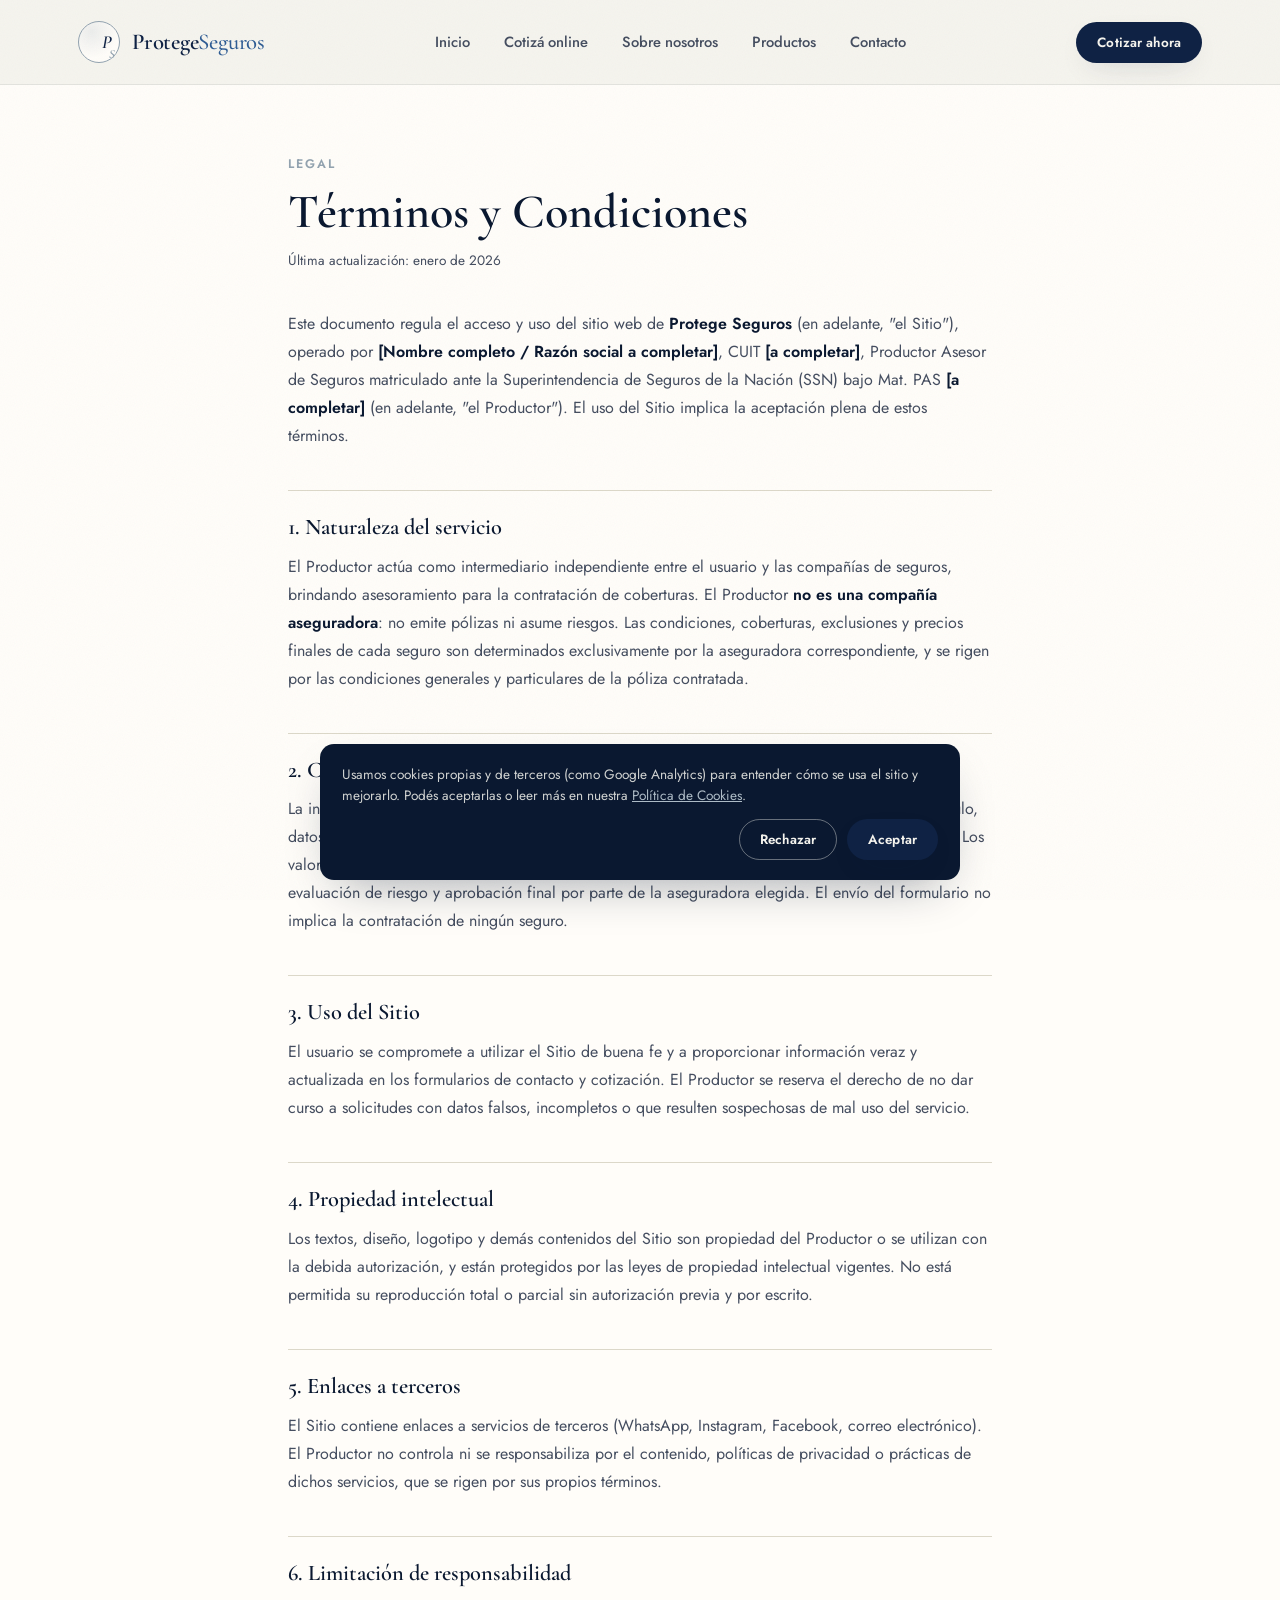
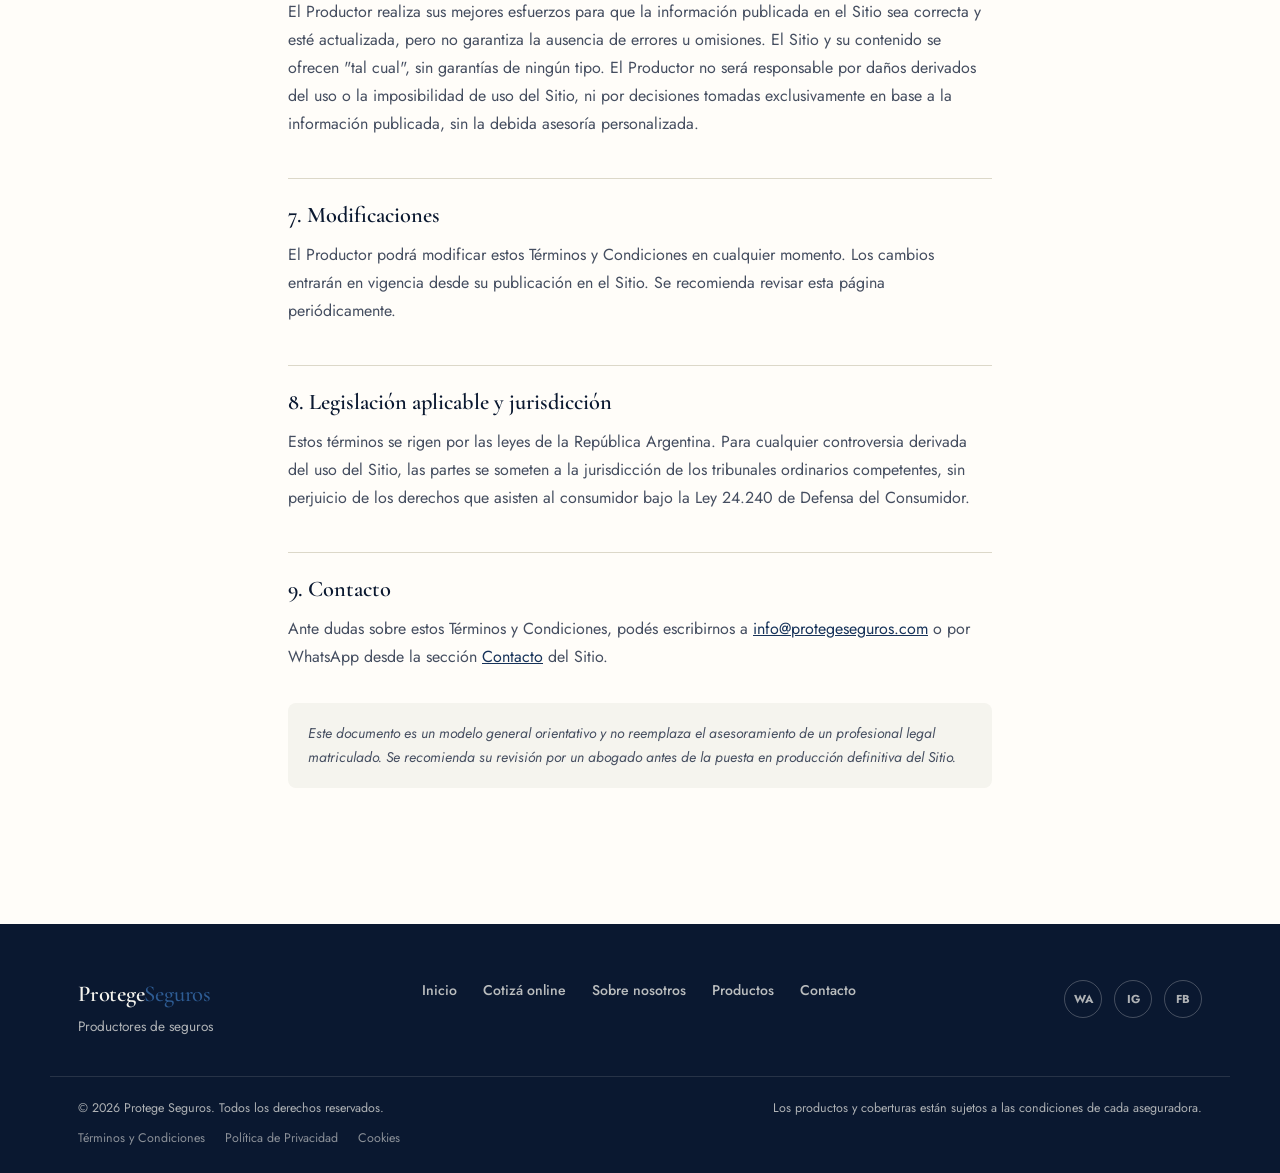
<file: terminos.html>
<!DOCTYPE html>
<html lang="es">
<head>
<meta charset="UTF-8">
<meta name="viewport" content="width=device-width, initial-scale=1.0, viewport-fit=cover">
<title>Términos y Condiciones — Protege Seguros</title>
<meta name="description" content="Términos y condiciones de uso del sitio web de Protege Seguros.">
<link rel="preconnect" href="https://fonts.googleapis.com">
<link rel="preconnect" href="https://fonts.gstatic.com" crossorigin>
<link href="https://fonts.googleapis.com/css2?family=Cormorant+Garamond:ital,wght@0,400;0,500;0,600;0,700;1,500;1,600&family=Jost:wght@400;500;600;700&display=swap" rel="stylesheet">
<link rel="stylesheet" href="css/styles.css">
</head>
<body>

<div class="grain"></div>

<!-- ===== HEADER ===== -->
<header class="site-header">
  <div class="wrap header-inner">
    <a href="index.html" class="brand">
      <span class="brand-mark" aria-hidden="true">
        <span class="mark-badge">P<span class="mark-s">S</span></span>
      </span>
      <span class="brand-name">Protege<em>Seguros</em></span>
    </a>
    <nav class="main-nav" id="mainNav">
      <a href="index.html#inicio">Inicio</a>
      <a href="index.html#cotizar">Cotizá online</a>
      <a href="index.html#sobre-nosotros">Sobre nosotros</a>
      <a href="index.html#productos">Productos</a>
      <a href="index.html#contacto">Contacto</a>
    </nav>
    <a href="index.html#cotizar" class="btn btn-primary btn-small header-cta">Cotizar ahora</a>
    <button class="nav-toggle" id="navToggle" aria-label="Abrir menú" aria-expanded="false">
      <span></span><span></span><span></span>
    </button>
  </div>
</header>

<main>
  <section class="legal">
    <div class="wrap legal-wrap">
      <p class="eyebrow">Legal</p>
      <h1>Términos y Condiciones</h1>
      <p class="legal-updated">Última actualización: enero de 2026</p>

      <div class="legal-content">
        <p>
          Este documento regula el acceso y uso del sitio web de <strong>Protege Seguros</strong>
          (en adelante, "el Sitio"), operado por <strong>[Nombre completo / Razón social a
          completar]</strong>, CUIT <strong>[a completar]</strong>, Productor Asesor de Seguros
          matriculado ante la Superintendencia de Seguros de la Nación (SSN) bajo Mat. PAS
          <strong>[a completar]</strong> (en adelante, "el Productor"). El uso del Sitio implica la
          aceptación plena de estos términos.
        </p>

        <h2>1. Naturaleza del servicio</h2>
        <p>
          El Productor actúa como intermediario independiente entre el usuario y las compañías
          de seguros, brindando asesoramiento para la contratación de coberturas. El Productor
          <strong> no es una compañía aseguradora</strong>: no emite pólizas ni asume riesgos.
          Las condiciones, coberturas, exclusiones y precios finales de cada seguro son
          determinados exclusivamente por la aseguradora correspondiente, y se rigen por las
          condiciones generales y particulares de la póliza contratada.
        </p>

        <h2>2. Cotizaciones a través del Sitio</h2>
        <p>
          La información solicitada a través del formulario de cotización (marca, modelo, año,
          uso del vehículo, datos de contacto, etc.) tiene como único fin preparar una
          <strong> cotización preliminar y no vinculante</strong>. Los valores informados por
          WhatsApp u otro medio son estimativos y están sujetos a confirmación, evaluación de
          riesgo y aprobación final por parte de la aseguradora elegida. El envío del formulario
          no implica la contratación de ningún seguro.
        </p>

        <h2>3. Uso del Sitio</h2>
        <p>
          El usuario se compromete a utilizar el Sitio de buena fe y a proporcionar información
          veraz y actualizada en los formularios de contacto y cotización. El Productor se
          reserva el derecho de no dar curso a solicitudes con datos falsos, incompletos o que
          resulten sospechosas de mal uso del servicio.
        </p>

        <h2>4. Propiedad intelectual</h2>
        <p>
          Los textos, diseño, logotipo y demás contenidos del Sitio son propiedad del Productor
          o se utilizan con la debida autorización, y están protegidos por las leyes de
          propiedad intelectual vigentes. No está permitida su reproducción total o parcial sin
          autorización previa y por escrito.
        </p>

        <h2>5. Enlaces a terceros</h2>
        <p>
          El Sitio contiene enlaces a servicios de terceros (WhatsApp, Instagram, Facebook,
          correo electrónico). El Productor no controla ni se responsabiliza por el contenido,
          políticas de privacidad o prácticas de dichos servicios, que se rigen por sus propios
          términos.
        </p>

        <h2>6. Limitación de responsabilidad</h2>
        <p>
          El Productor realiza sus mejores esfuerzos para que la información publicada en el
          Sitio sea correcta y esté actualizada, pero no garantiza la ausencia de errores u
          omisiones. El Sitio y su contenido se ofrecen "tal cual", sin garantías de ningún
          tipo. El Productor no será responsable por daños derivados del uso o la imposibilidad
          de uso del Sitio, ni por decisiones tomadas exclusivamente en base a la información
          publicada, sin la debida asesoría personalizada.
        </p>

        <h2>7. Modificaciones</h2>
        <p>
          El Productor podrá modificar estos Términos y Condiciones en cualquier momento. Los
          cambios entrarán en vigencia desde su publicación en el Sitio. Se recomienda revisar
          esta página periódicamente.
        </p>

        <h2>8. Legislación aplicable y jurisdicción</h2>
        <p>
          Estos términos se rigen por las leyes de la República Argentina. Para cualquier
          controversia derivada del uso del Sitio, las partes se someten a la jurisdicción de
          los tribunales ordinarios competentes, sin perjuicio de los derechos que asisten al
          consumidor bajo la Ley 24.240 de Defensa del Consumidor.
        </p>

        <h2>9. Contacto</h2>
        <p>
          Ante dudas sobre estos Términos y Condiciones, podés escribirnos a
          <a href="mailto:info@protegeseguros.com">info@protegeseguros.com</a> o por WhatsApp
          desde la sección <a href="index.html#contacto">Contacto</a> del Sitio.
        </p>

        <p class="legal-note">
          Este documento es un modelo general orientativo y no reemplaza el asesoramiento de
          un profesional legal matriculado. Se recomienda su revisión por un abogado antes de
          la puesta en producción definitiva del Sitio.
        </p>
      </div>
    </div>
  </section>
</main>

<!-- ===== FOOTER ===== -->
<footer class="site-footer">
  <div class="wrap footer-inner">
    <div class="footer-brand">
      <span class="brand-name">Protege<em>Seguros</em></span>
      <p>Productores de seguros</p>
    </div>
    <nav class="footer-nav">
      <a href="index.html#inicio">Inicio</a>
      <a href="index.html#cotizar">Cotizá online</a>
      <a href="index.html#sobre-nosotros">Sobre nosotros</a>
      <a href="index.html#productos">Productos</a>
      <a href="index.html#contacto">Contacto</a>
    </nav>
    <div class="footer-social">
      <a href="#" data-wa-msg="Hola! Quiero hacer una consulta." aria-label="WhatsApp">WA</a>
      <a href="https://instagram.com/protegeseguros" target="_blank" rel="noopener" aria-label="Instagram">IG</a>
      <a href="https://facebook.com/protegeseguros" target="_blank" rel="noopener" aria-label="Facebook">FB</a>
    </div>
  </div>
  <div class="wrap footer-bottom">
    <p>© 2026 Protege Seguros. Todos los derechos reservados.</p>
    <p>Los productos y coberturas están sujetos a las condiciones de cada aseguradora.</p>
  </div>
  <div class="wrap footer-legal">
    <a href="terminos.html">Términos y Condiciones</a>
    <a href="privacidad.html">Política de Privacidad</a>
    <a href="privacidad.html#cookies">Cookies</a>
  </div>
</footer>

<a href="#" class="fab-whatsapp" id="fabWhatsapp" data-wa-msg="Hola! Quiero hacer una consulta." aria-label="Escribinos por WhatsApp">
  <svg width="26" height="26" viewBox="0 0 24 24" fill="currentColor"><path d="M12.04 2c-5.5 0-9.96 4.46-9.96 9.96 0 1.76.46 3.45 1.32 4.95L2 22l5.25-1.38a9.9 9.9 0 0 0 4.79 1.22h.01c5.5 0 9.96-4.46 9.96-9.96S17.54 2 12.04 2zm5.86 14.06c-.24.68-1.4 1.3-1.94 1.38-.5.08-1.12.11-1.81-.11-.42-.13-.95-.31-1.64-.6-2.88-1.24-4.76-4.15-4.9-4.34-.14-.19-1.17-1.55-1.17-2.96 0-1.4.74-2.09 1-2.38.26-.28.57-.35.76-.35.19 0 .38 0 .55.01.17.01.41-.06.64.49.24.57.81 1.98.88 2.12.07.14.12.31.02.5-.09.19-.14.31-.28.48-.14.16-.29.36-.42.49-.14.14-.28.29-.12.57.16.28.71 1.17 1.53 1.89 1.05.94 1.94 1.23 2.22 1.37.28.14.44.12.6-.07.16-.19.69-.8.87-1.08.19-.28.37-.23.62-.14.26.09 1.64.77 1.92.91.28.14.47.21.54.33.07.12.07.68-.17 1.36z"/></svg>
</a>

<div class="cookie-banner" id="cookieBanner" hidden>
  <p>Usamos cookies propias y de terceros (como Google Analytics) para entender cómo se usa el sitio y mejorarlo. Podés aceptarlas o leer más en nuestra <a href="privacidad.html#cookies">Política de Cookies</a>.</p>
  <div class="cookie-actions">
    <button type="button" class="btn btn-ghost btn-small" id="cookieReject">Rechazar</button>
    <button type="button" class="btn btn-primary btn-small" id="cookieAccept">Aceptar</button>
  </div>
</div>

<script src="js/main.js"></script>
</body>
</html>
</file>
<file: css/styles.css>
/* ===================================================================
   PROTEGE SEGUROS — design tokens
=================================================================== */
:root{
  --navy-900: #0a1830;
  --navy-800: #0f2244;
  --navy-700: #163259;
  --navy-600: #204575;
  --navy-500: #2e5c94;
  --steel-400: #6f93c2;
  --silver-500: #93a3b0;
  --silver-400: #aebcc7;
  --silver-100: #e8ecf0;
  --ivory-100: #f5f4ee;
  --ivory-200: #ece9df;
  --ivory-300: #dcd8c9;
  --ink: #131b2b;
  --ink-soft: #454e60;
  --white: #fffdf9;

  --font-display: "Cormorant Garamond", ui-serif, Georgia, serif;
  --font-body: "Jost", ui-sans-serif, system-ui, sans-serif;

  --radius-lg: 22px;
  --radius-md: 14px;
  --radius-sm: 8px;
  --shadow-soft: 0 20px 50px -20px rgba(10, 24, 48, 0.4);
  --shadow-card: 0 10px 30px -12px rgba(10, 24, 48, 0.2);
  --ease: cubic-bezier(.22,.9,.32,1);
}

*, *::before, *::after{ box-sizing: border-box; -webkit-tap-highlight-color: transparent; }
html{ scroll-behavior: smooth; -webkit-text-size-adjust: 100%; text-size-adjust: 100%; overscroll-behavior-y: contain; }
body{
  margin:0;
  font-family: var(--font-body);
  color: var(--ink);
  background: var(--ivory-100);
  -webkit-font-smoothing: antialiased;
  overflow-x: hidden;
}
img{ max-width:100%; display:block; }
a{ color:inherit; text-decoration:none; }
ul{ list-style:none; margin:0; padding:0; }
h1,h2,h3{ font-family: var(--font-display); font-weight: 600; margin:0; color: var(--navy-900); line-height:1.06; }
p{ margin:0; }
em{ font-style: italic; color: var(--silver-500); }

.wrap{
  max-width: 1180px;
  margin: 0 auto;
  padding: 0 28px;
}

/* grain overlay */
.grain{
  position: fixed; inset:0; pointer-events:none; z-index: 999;
  opacity: .04; mix-blend-mode: multiply;
  background-image: url("data:image/svg+xml,%3Csvg xmlns='http://www.w3.org/2000/svg' width='120' height='120'%3E%3Cfilter id='n'%3E%3CfeTurbulence type='fractalNoise' baseFrequency='0.9' numOctaves='2' stitchTiles='stitch'/%3E%3C/filter%3E%3Crect width='100%25' height='100%25' filter='url(%23n)'/%3E%3C/svg%3E");
}

/* ===================================================================
   BUTTONS
=================================================================== */
.btn{
  display:inline-flex; align-items:center; gap:10px;
  padding: 15px 28px;
  border-radius: 999px;
  font-family: var(--font-body);
  font-weight: 600;
  font-size: .95rem;
  letter-spacing: .01em;
  border: 1.5px solid transparent;
  cursor:pointer;
  touch-action: manipulation;
  transition: transform .35s var(--ease), box-shadow .35s var(--ease), background .3s;
}
.btn-primary{
  background: var(--navy-800);
  color: var(--ivory-100);
  box-shadow: var(--shadow-card);
}
.btn-primary:hover{ transform: translateY(-3px); box-shadow: var(--shadow-soft); background: var(--navy-700); }
.btn-primary:active{ transform: scale(.97); background: var(--navy-700); }
.btn-ghost{
  background: transparent;
  color: var(--navy-800);
  border-color: var(--navy-800);
}
.btn-ghost:hover{ background: var(--navy-800); color: var(--ivory-100); transform: translateY(-3px); }
.btn-ghost:active{ transform: scale(.97); background: var(--navy-800); color: var(--ivory-100); }
.btn-small{ padding: 10px 20px; font-size: .84rem; }

/* ===================================================================
   HEADER
=================================================================== */
.site-header{
  position: sticky; top:0; z-index: 100;
  background: rgba(245,244,238,.86);
  backdrop-filter: blur(14px);
  border-bottom: 1px solid rgba(19,27,43,.08);
}
.header-inner{
  display:flex; align-items:center; justify-content: space-between;
  height: 84px;
  gap: 24px;
}
.brand{ display:flex; align-items:center; gap:12px; color: var(--navy-800); flex-shrink:0; }
.brand-mark{ display:flex; }
.mark-badge{
  width: 42px; height: 42px;
  border-radius: 50%;
  border: 1.5px solid var(--silver-500);
  display:flex; align-items:center; justify-content:flex-end;
  padding-right: 4px;
  font-family: var(--font-display);
  font-style: italic;
  font-weight: 600;
  font-size: 1.15rem;
  color: var(--navy-800);
  background: radial-gradient(circle at 32% 24%, rgba(147,163,176,.18), transparent 65%), var(--white);
}
.mark-badge .mark-s{ font-size: .68em; color: var(--silver-500); margin-left: -3px; align-self: flex-end; }
.brand-name{
  font-family: var(--font-display);
  font-size: 1.42rem;
  font-weight: 600;
  letter-spacing: -.01em;
}
.brand-name em{ font-style: normal; color: var(--navy-500); font-weight: 500; }

.main-nav{ display:flex; gap: 34px; margin: 0 auto; }
.main-nav a{
  font-size: .92rem; font-weight: 500; color: var(--ink-soft);
  position: relative; padding: 4px 0;
  transition: color .25s;
}
.main-nav a::after{
  content:""; position:absolute; left:0; bottom:-2px; height:2px; width:0;
  background: var(--silver-500); transition: width .3s var(--ease);
}
.main-nav a:hover{ color: var(--navy-900); }
.main-nav a:hover::after{ width:100%; }

.header-cta{ flex-shrink:0; }
.nav-toggle{ display:none; }

/* ===================================================================
   HERO
=================================================================== */
.hero{
  position: relative;
  padding: 88px 0 70px;
  background:
    radial-gradient(680px 420px at 88% -10%, rgba(46,92,148,.14), transparent 60%),
    var(--ivory-100);
}
.hero-inner{
  display:grid;
  grid-template-columns: 1.05fr .95fr;
  align-items:center;
  gap: 40px;
}
.eyebrow{
  font-size: .78rem; font-weight: 600; letter-spacing: .16em; text-transform: uppercase;
  color: var(--silver-500); margin-bottom: 14px; display:block;
}
.hero h1{
  font-size: clamp(2.7rem, 5vw, 4.4rem);
  letter-spacing: -.01em;
  font-weight: 600;
}
.hero-lead{
  margin-top: 22px;
  font-size: 1.12rem;
  line-height: 1.6;
  color: var(--ink-soft);
  max-width: 480px;
}
.hero-actions{ display:flex; gap:16px; margin-top: 34px; flex-wrap: wrap; }

.hero-stats{
  display:flex; gap: 40px;
  margin-top: 56px;
  padding-top: 28px;
  border-top: 1px solid rgba(19,27,43,.12);
}
.hero-stats li{ display:flex; flex-direction:column; gap:4px; }
.hero-stats strong{ font-family: var(--font-display); font-size: 2.1rem; font-weight:600; color: var(--navy-800); }
.hero-stats span{ font-size: .82rem; color: var(--ink-soft); }

.hero-visual{ position:relative; display:flex; justify-content:center; }
.shield-stack{ position:relative; }
.shield-big{ filter: drop-shadow(0 30px 40px rgba(10,24,48,.3)); animation: float 6s ease-in-out infinite; }
@keyframes float{ 0%,100%{ transform: translateY(0);} 50%{ transform: translateY(-14px);} }

.orbit-chip{
  position:absolute;
  display:flex; align-items:center; gap:7px;
  background: var(--white);
  border-radius: 999px;
  padding: 10px 16px;
  font-size: .85rem;
  font-weight: 600;
  color: var(--navy-800);
  box-shadow: var(--shadow-card);
  animation: bob 5s ease-in-out infinite;
}
.orbit-chip svg{ width: 15px; height: 15px; color: var(--silver-500); flex-shrink:0; }
.chip-auto{ top: 6%; left: -14%; animation-delay: .2s; }
.chip-hogar{ bottom: 22%; right: -16%; animation-delay: 1.1s; }
.chip-vida{ bottom: -2%; left: 4%; animation-delay: 2s; }
@keyframes bob{ 0%,100%{ transform: translateY(0) rotate(0);} 50%{ transform: translateY(-10px) rotate(-2deg);} }

/* strip */
.strip{ background: var(--navy-900); padding: 26px 0; }
.strip-label{
  text-align:center; color: rgba(245,244,238,.55);
  font-size: .74rem; letter-spacing: .1em; text-transform: uppercase; font-weight:500;
  margin-bottom: 14px;
}
.strip-logos{
  display:flex; align-items:center; justify-content:center;
  gap: 14px; flex-wrap: wrap;
}
.strip-logos span{
  font-family: var(--font-display);
  font-style: italic;
  font-size: 1.15rem;
  font-weight: 500;
  color: var(--silver-100);
}
.strip-dot{ font-style: normal !important; color: var(--silver-500); font-size: .7rem !important; opacity:.7; }

/* ===================================================================
   SECTION HEAD (shared)
=================================================================== */
.section-head{ max-width: 640px; margin: 0 0 48px; }
.section-head.center{ max-width: 620px; margin: 0 auto 44px; text-align: center; }
.section-head h2{ font-size: clamp(2.1rem, 3.6vw, 2.9rem); margin-top: 10px; letter-spacing: -.01em; }
.section-lead{ margin-top: 18px; font-size: 1.05rem; color: var(--ink-soft); line-height:1.6; }

.pill{
  display:inline-flex; align-items:center; gap:8px;
  background: var(--white);
  border: 1px solid var(--ivory-300);
  border-radius: 999px;
  padding: 9px 18px;
  font-size: .82rem; font-weight: 600; color: var(--navy-700);
  box-shadow: var(--shadow-card);
}
.pill svg{ width: 16px; height: 16px; color: var(--silver-500); flex-shrink:0; }

/* ===================================================================
   COTIZADOR
=================================================================== */
.cotizar{
  padding: 110px 0;
  background:
    radial-gradient(700px 380px at 50% 0%, rgba(46,92,148,.12), transparent 65%),
    var(--white);
}
.quote-picker{
  display:grid; grid-template-columns: 1fr 1fr; gap: 22px;
  max-width: 700px; margin: 0 auto;
}
.quote-card{
  position: relative;
  background: var(--white);
  border: 1px solid var(--ivory-300);
  border-radius: var(--radius-lg);
  padding: 40px 30px 34px;
  text-align:center;
  display:flex; flex-direction:column; align-items:center; gap: 8px;
  transition: transform .4s var(--ease), box-shadow .4s var(--ease), border-color .3s;
}
.quote-card:hover{
  transform: translateY(-8px);
  box-shadow: var(--shadow-soft);
  border-color: var(--silver-500);
}
.quote-card:active{ transform: scale(.98); box-shadow: var(--shadow-card); }
.quote-icon{
  width: 66px; height: 66px; border-radius: 50%;
  background: linear-gradient(160deg, var(--ivory-200), var(--ivory-100));
  display:flex; align-items:center; justify-content:center;
  color: var(--navy-800);
  margin-bottom: 8px;
  transition: background .3s, color .3s;
}
.quote-icon svg{ width: 28px; height: 28px; }
.quote-card:hover .quote-icon{ background: linear-gradient(160deg, var(--navy-800), var(--navy-600)); color: var(--ivory-100); }
.quote-card h3{ font-size: 1.5rem; }
.quote-card p{ font-size: .92rem; color: var(--ink-soft); }
.quote-arrow{
  margin-top: 14px;
  font-size: 1.1rem; color: var(--silver-500);
  transition: transform .35s var(--ease);
}
.quote-card:hover .quote-arrow{ transform: translateX(6px); }

.quote-trust{
  display:flex; align-items:center; justify-content:center; gap:7px;
  margin-top: 34px;
  font-size: .85rem; color: var(--ink-soft); font-weight: 500;
}
.quote-trust svg{ width: 15px; height: 15px; color: var(--silver-500); flex-shrink:0; }

/* ===================================================================
   SOBRE MI
=================================================================== */
.sobre-mi{ padding: 110px 0; background: var(--navy-900); color: var(--ivory-100); }
.sobre-inner{
  display:grid; grid-template-columns: .8fr 1.2fr; gap: 64px; align-items: center;
}
.sobre-mi .eyebrow{ color: var(--silver-400); }
.sobre-mi h2{ color: var(--ivory-100); font-size: clamp(2rem, 3.2vw, 2.7rem); }
.sobre-mi h2 em{ color: var(--silver-400); }
.sobre-copy p{ margin-top: 20px; color: rgba(245,244,238,.78); line-height: 1.65; font-size: 1.05rem; }
.mission-grid{ display:grid; grid-template-columns: 1fr 1fr; gap: 18px; margin-top: 36px; }
.mission-card{
  background: rgba(245,244,238,.05);
  border: 1px solid rgba(245,244,238,.12);
  border-radius: var(--radius-md);
  padding: 22px;
}
.mission-card h3{ color: var(--silver-400); font-size: 1.15rem; margin-bottom: 8px; }
.mission-card p{ margin-top:0; font-size: .92rem; color: rgba(245,244,238,.72); }

.portrait-frame{
  width: 100%; aspect-ratio: 4/5;
  border-radius: var(--radius-lg);
  background: linear-gradient(160deg, var(--navy-600), var(--navy-900));
  border: 1px solid rgba(147,163,176,.3);
  display:flex; align-items:center; justify-content:center;
  position: relative;
  overflow:hidden;
}
.portrait-frame::before{
  content:""; position:absolute; inset:0;
  background: radial-gradient(circle at 30% 20%, rgba(147,163,176,.22), transparent 55%);
}
.portrait-placeholder{
  font-family: var(--font-display); font-size: 5rem; font-weight:600; color: var(--silver-100); opacity:.85;
}

/* ===================================================================
   PRODUCTOS
=================================================================== */
.productos{ padding: 110px 0; background: var(--ivory-100); }
.product-grid{
  display:grid; grid-template-columns: repeat(3, 1fr); gap: 20px;
}
.product-card{
  display:block;
  background: var(--white);
  border: 1px solid var(--ivory-300);
  border-radius: var(--radius-md);
  padding: 30px 24px;
  transition: transform .35s var(--ease), box-shadow .35s var(--ease), border-color .3s;
  cursor: pointer;
}
.product-card:hover{
  transform: translateY(-6px);
  box-shadow: var(--shadow-card);
  border-color: var(--silver-400);
}
.product-card:active{ transform: scale(.97); }
.product-icon{
  width: 48px; height: 48px; border-radius: 50%;
  background: var(--ivory-100);
  display:flex; align-items:center; justify-content:center;
  color: var(--navy-700);
  margin-bottom: 18px;
  transition: background .3s, color .3s;
}
.product-icon svg{ width: 22px; height: 22px; }
.product-card:hover .product-icon{ background: var(--navy-800); color: var(--ivory-100); }
.product-card h3{ font-size: 1.2rem; margin-bottom: 8px; }
.product-card p{ font-size: .88rem; color: var(--ink-soft); line-height:1.5; }

/* ===================================================================
   CONTACTO
=================================================================== */
.contacto{ padding: 110px 0 130px; background: var(--white); }
.contact-grid{
  display:grid; grid-template-columns: repeat(4, 1fr); gap: 18px;
}
.contact-card{
  display:flex; flex-direction:column; gap: 10px;
  background: var(--ivory-100);
  border: 1px solid var(--ivory-300);
  border-radius: var(--radius-md);
  padding: 28px 22px;
  transition: transform .3s var(--ease), background .3s;
}
.contact-card:hover{ transform: translateY(-5px); background: var(--navy-900); }
.contact-card:active{ transform: scale(.97); background: var(--navy-900); }
.contact-card:active h3, .contact-card:active p{ color: var(--ivory-100); }
.contact-card:hover h3, .contact-card:hover p{ color: var(--ivory-100); }
.contact-icon{ color: var(--navy-800); transition: color .3s; }
.contact-icon svg{ width: 26px; height: 26px; }
.contact-card:hover .contact-icon{ color: var(--silver-400); }
.contact-card h3{ font-size: 1.05rem; transition: color .3s; }
.contact-card p{ font-size: .88rem; color: var(--ink-soft); transition: color .3s; }

/* ===================================================================
   LEGAL PAGES (Términos / Privacidad)
=================================================================== */
.legal{ padding: 70px 0 120px; background: var(--white); }
.legal-wrap{ max-width: 760px; }
.legal h1{ font-size: clamp(2.2rem, 4vw, 3rem); margin-top: 6px; }
.legal-updated{ margin-top: 12px; font-size: .85rem; color: var(--ink-soft); }
.legal-content{ margin-top: 40px; }
.legal-content h2{
  font-size: 1.4rem; margin-top: 40px; margin-bottom: 14px;
  padding-top: 24px; border-top: 1px solid var(--ivory-300);
}
.legal-content h2:first-child{ margin-top: 0; padding-top: 0; border-top: none; }
.legal-content p{ font-size: 1rem; line-height: 1.75; color: var(--ink-soft); margin-bottom: 16px; }
.legal-content ul{ margin: 0 0 16px; padding-left: 22px; }
.legal-content li{ font-size: 1rem; line-height: 1.75; color: var(--ink-soft); list-style: disc; margin-bottom: 6px; }
.legal-content strong{ color: var(--navy-900); font-weight: 600; }
.legal-content a{ color: var(--navy-700); text-decoration: underline; }
.legal-note{
  margin-top: 32px; padding: 18px 20px;
  background: var(--ivory-100); border-radius: var(--radius-sm);
  font-size: .88rem !important; font-style: italic;
}

/* ===================================================================
   FOOTER
=================================================================== */
.site-footer{ background: var(--navy-900); color: rgba(245,244,238,.7); padding: 56px 0 0; }
.footer-inner{
  display:flex; align-items:flex-start; justify-content: space-between; gap: 32px; flex-wrap: wrap;
  padding-bottom: 40px; border-bottom: 1px solid rgba(245,244,238,.12);
}
.footer-brand .brand-name{ color: var(--ivory-100); }
.footer-brand p{ margin-top: 8px; font-size: .85rem; }
.footer-nav{ display:flex; gap: 26px; flex-wrap: wrap; }
.footer-nav a{ font-size: .88rem; font-weight:500; color: rgba(245,244,238,.75); }
.footer-nav a:hover{ color: var(--silver-400); }
.footer-social{ display:flex; gap: 12px; }
.footer-social a{
  width: 38px; height: 38px; border-radius: 999px;
  border: 1px solid rgba(245,244,238,.25);
  display:flex; align-items:center; justify-content:center;
  font-size: .72rem; font-weight:700;
  transition: background .3s, border-color .3s;
}
.footer-social a:hover{ background: var(--silver-500); border-color: var(--silver-500); color: var(--navy-900); }
.footer-bottom{
  display:flex; justify-content: space-between; gap: 12px; flex-wrap:wrap;
  padding: 22px 28px 12px; font-size: .78rem;
}
.footer-legal{
  display:flex; gap: 20px; flex-wrap: wrap;
  padding: 0 28px 26px; font-size: .78rem;
}
.footer-legal a{ color: rgba(245,244,238,.55); transition: color .25s; }
.footer-legal a:hover{ color: var(--silver-400); }

/* ===================================================================
   FLOATING WHATSAPP BUTTON
=================================================================== */
.fab-whatsapp{
  position: fixed; z-index: 850;
  right: 20px; bottom: calc(20px + env(safe-area-inset-bottom));
  width: 56px; height: 56px; border-radius: 50%;
  background: var(--navy-800);
  color: var(--ivory-100);
  display:flex; align-items:center; justify-content:center;
  box-shadow: var(--shadow-soft);
  border: 1.5px solid rgba(255,255,255,.12);
  transition: transform .3s var(--ease), background .3s, opacity .3s, visibility .3s;
}
.fab-whatsapp:hover{ transform: translateY(-3px) scale(1.05); background: var(--navy-700); }
.fab-whatsapp:active{ transform: scale(.94); }
.fab-whatsapp.is-hidden{ opacity: 0; visibility: hidden; transform: translateY(12px); }

@media (max-width: 760px){
  .fab-whatsapp{ right: 16px; bottom: calc(16px + env(safe-area-inset-bottom)); width: 52px; height: 52px; }
}

/* ===================================================================
   COOKIE BANNER
=================================================================== */
.cookie-banner{
  position: fixed; left: 20px; right: 20px; z-index: 900;
  bottom: calc(20px + env(safe-area-inset-bottom));
  max-width: 640px; margin: 0 auto;
  background: var(--navy-900);
  color: var(--ivory-100);
  border-radius: var(--radius-md);
  box-shadow: var(--shadow-soft);
  padding: 20px 22px;
  display:flex; flex-direction: column; gap: 14px;
}
.cookie-banner[hidden]{ display: none; }
.cookie-banner p{ font-size: .85rem; line-height: 1.5; color: rgba(245,244,238,.85); }
.cookie-banner a{ color: var(--silver-400); text-decoration: underline; }
.cookie-actions{ display:flex; justify-content: flex-end; gap: 10px; }
.cookie-actions .btn-ghost{ color: var(--ivory-100); border-color: rgba(245,244,238,.4); }
.cookie-actions .btn-ghost:hover{ background: rgba(245,244,238,.12); color: var(--ivory-100); }

@media (max-width: 480px){
  .cookie-banner{ left: 12px; right: 12px; bottom: 12px; padding: 16px; }
  .cookie-actions{ justify-content: stretch; }
  .cookie-actions .btn{ flex: 1; }
}

/* ===================================================================
   QUOTE WIZARD MODAL
=================================================================== */
.quote-modal{
  position: fixed; inset: 0; z-index: 1000;
  display:flex; align-items:center; justify-content:center;
  padding: 24px;
  visibility: hidden; opacity: 0;
  transition: opacity .3s var(--ease), visibility .3s;
}
.quote-modal.open{ visibility: visible; opacity: 1; }
.quote-modal-backdrop{
  position:absolute; inset:0;
  background: rgba(10,24,48,.55);
  backdrop-filter: blur(4px);
}
.quote-modal-panel{
  position:relative;
  background: var(--white);
  border-radius: var(--radius-lg);
  max-width: 560px; width:100%;
  max-height: 88vh; overflow-y: auto;
  -webkit-overflow-scrolling: touch;
  overscroll-behavior: contain;
  padding: 42px 36px 34px;
  box-shadow: var(--shadow-soft);
  transform: translateY(18px) scale(.98);
  transition: transform .4s var(--ease);
}
.quote-modal.open .quote-modal-panel{ transform: translateY(0) scale(1); }

.modal-close{
  position:absolute; top:18px; right:18px;
  width:34px; height:34px; border-radius:50%;
  border:1px solid var(--ivory-300); background: var(--ivory-100);
  cursor:pointer; font-size:.85rem; color: var(--ink-soft);
  transition: background .25s, color .25s, border-color .25s;
}
.modal-close:hover{ background: var(--navy-800); color: var(--ivory-100); border-color: var(--navy-800); }

.modal-head{ text-align:center; margin-bottom: 24px; }
.modal-head h3{ margin-top: 12px; font-size: 1.75rem; }
.modal-head h3 span{ text-transform: capitalize; color: var(--silver-500); font-style: italic; }

.modal-progress{ margin-bottom: 30px; }
.modal-progress-label{ font-size: .76rem; font-weight: 600; color: var(--ink-soft); letter-spacing: .08em; text-transform: uppercase; }
.modal-progress-bar{ height:4px; background: var(--ivory-200); border-radius: 99px; margin-top: 9px; overflow:hidden; }
.modal-progress-bar span{ display:block; height:100%; background: linear-gradient(90deg, var(--navy-700), var(--silver-500)); transition: width .4s var(--ease); }

.wizard-step h4{ font-size: 1.35rem; font-weight: 600; color: var(--navy-900); margin-bottom: 20px; }
.wizard-step .field{ margin-bottom: 16px; }
.wizard-step .field label{ display:block; font-size: .8rem; font-weight: 600; color: var(--navy-800); margin-bottom: 6px; }
.wizard-step input, .wizard-step select{
  width:100%; font-family: var(--font-body); font-size: 16px;
  padding: 12px 14px; border-radius: var(--radius-sm);
  border: 1.5px solid var(--ivory-300); background: var(--white); color: var(--ink);
  transition: border-color .25s, box-shadow .25s;
}
.wizard-step input:focus, .wizard-step select:focus{
  outline:none; border-color: var(--silver-500); box-shadow: 0 0 0 4px rgba(147,163,176,.18);
}
.field-row{ display:flex; align-items:flex-end; gap:16px; margin-bottom: 16px; }
.field-row .field{ flex:1; margin-bottom:0; }
.check{ display:flex; align-items:center; gap:9px; font-size: .87rem; color: var(--ink-soft); }
.check.inline{ padding-bottom: 12px; }
.check input{ accent-color: var(--navy-700); width:16px; height:16px; }
.check-grid{
  display:flex; flex-direction:column; gap: 11px; margin-top: 6px;
  padding: 15px 16px; background: var(--ivory-100); border-radius: var(--radius-sm);
}

.summary-row{ display:flex; justify-content:space-between; gap:14px; padding: 10px 0; border-bottom: 1px solid var(--ivory-200); font-size: .9rem; }
.summary-row span{ color: var(--ink-soft); }
.summary-row strong{ color: var(--navy-900); font-weight: 600; text-align:right; }

.modal-actions{ display:flex; justify-content:space-between; gap: 14px; margin-top: 30px; }
.modal-actions .btn{ flex:1; justify-content:center; }
.modal-actions .btn[hidden]{ display:none; }

/* ===================================================================
   SCROLL REVEAL
=================================================================== */
.reveal{ opacity:0; transform: translateY(24px); transition: opacity .8s var(--ease), transform .8s var(--ease); }
.reveal.in{ opacity:1; transform: translateY(0); }

/* ===================================================================
   RESPONSIVE
=================================================================== */
@media (max-width: 980px){
  .hero-inner{ grid-template-columns: 1fr; }
  .hero-visual{ order:-1; margin-bottom: 12px; }
  .shield-big{ width: 200px; height: auto; }
  .sobre-inner{ grid-template-columns: 1fr; }
  .portrait-frame{ max-width: 320px; margin: 0 auto; }
  .product-grid{ grid-template-columns: repeat(2, 1fr); }
  .contact-grid{ grid-template-columns: repeat(2, 1fr); }
}

@media (max-width: 760px){
  .main-nav{ display:none; }
  .header-cta{ display:none; }
  .nav-toggle{
    display:flex; flex-direction:column; gap:5px; background:none; border:none; cursor:pointer; padding:10px;
    min-width: 44px; min-height: 44px; align-items:center; justify-content:center;
  }
  .nav-toggle span{ width: 22px; height:2px; background: var(--navy-900); border-radius: 2px; }

  .main-nav.open{
    display:flex; flex-direction:column;
    position:absolute; top: 100%; left:0; right:0;
    background: var(--ivory-100);
    padding: 20px 28px calc(28px + env(safe-area-inset-bottom));
    gap: 4px;
    border-bottom: 1px solid rgba(19,27,43,.1);
    box-shadow: var(--shadow-card);
  }
  .main-nav.open a{ padding: 12px 0; font-size: 1.02rem; }

  .header-inner{ height: 72px; }
  .brand-name{ font-size: 1.22rem; }

  /* Menos aire vertical en mobile: se scrollea mucho menos */
  .hero{ padding: 40px 0 44px; }
  .cotizar{ padding: 64px 0; }
  .sobre-mi{ padding: 64px 0; }
  .productos{ padding: 64px 0; }
  .contacto{ padding: 64px 0 90px; }
  .legal{ padding: 44px 0 80px; }

  .hero h1{ font-size: clamp(2.3rem, 9vw, 2.7rem); }
  .hero-lead{ font-size: 1.02rem; }
  .hero-actions{ flex-direction: column; align-items: stretch; gap: 12px; }
  .hero-actions .btn{ justify-content: center; width: 100%; }
  .hero-stats{ gap: 20px 28px; margin-top: 40px; padding-top: 22px; }

  .shield-big{ width: 168px; }
  .orbit-chip{ padding: 8px 12px; font-size: .78rem; }
  .chip-auto{ left: 0; }
  .chip-hogar{ right: 0; }
  .chip-vida{ left: 8%; }

  .section-head{ margin-bottom: 32px; }
  .section-head h2{ font-size: clamp(1.7rem, 6vw, 2.1rem); }

  .quote-picker{ grid-template-columns: 1fr; }
  .quote-card{ padding: 30px 22px 26px; }
  .quote-modal{ padding: 0; align-items: flex-end; }
  .quote-modal-panel{
    max-width: none; width: 100%; max-height: 92vh;
    border-radius: var(--radius-lg) var(--radius-lg) 0 0;
    padding: 28px 20px calc(24px + env(safe-area-inset-bottom));
  }
  .modal-head h3{ font-size: 1.4rem; }
  .field-row{ flex-wrap: wrap; }
  .modal-actions{ flex-direction: column-reverse; }
  .modal-actions .btn{ width: 100%; }

  .mission-grid{ grid-template-columns: 1fr; }
  .product-grid{ grid-template-columns: 1fr 1fr; gap: 14px; }
  .product-card{ padding: 22px 18px; }
  .contact-grid{ grid-template-columns: 1fr 1fr; gap: 12px; }
  .contact-card{ padding: 20px 16px; }

  .footer-inner{ flex-direction: column; gap: 24px; }
  .footer-bottom{ flex-direction: column; }
  .footer-legal{ flex-direction: column; gap: 10px; }
}

@media (max-width: 480px){
  .wrap{ padding: 0 18px; }
  .hero h1{ font-size: clamp(2rem, 10vw, 2.4rem); }
  .hero-stats{ gap: 16px 24px; }
  .hero-stats strong{ font-size: 1.7rem; }
  .strip-logos{ gap: 10px; }
  .strip-logos span{ font-size: 1rem; }
  .product-grid{ grid-template-columns: 1fr; }
  .contact-grid{ grid-template-columns: 1fr; }
  .check-grid{ padding: 12px 14px; }
}
</file>
